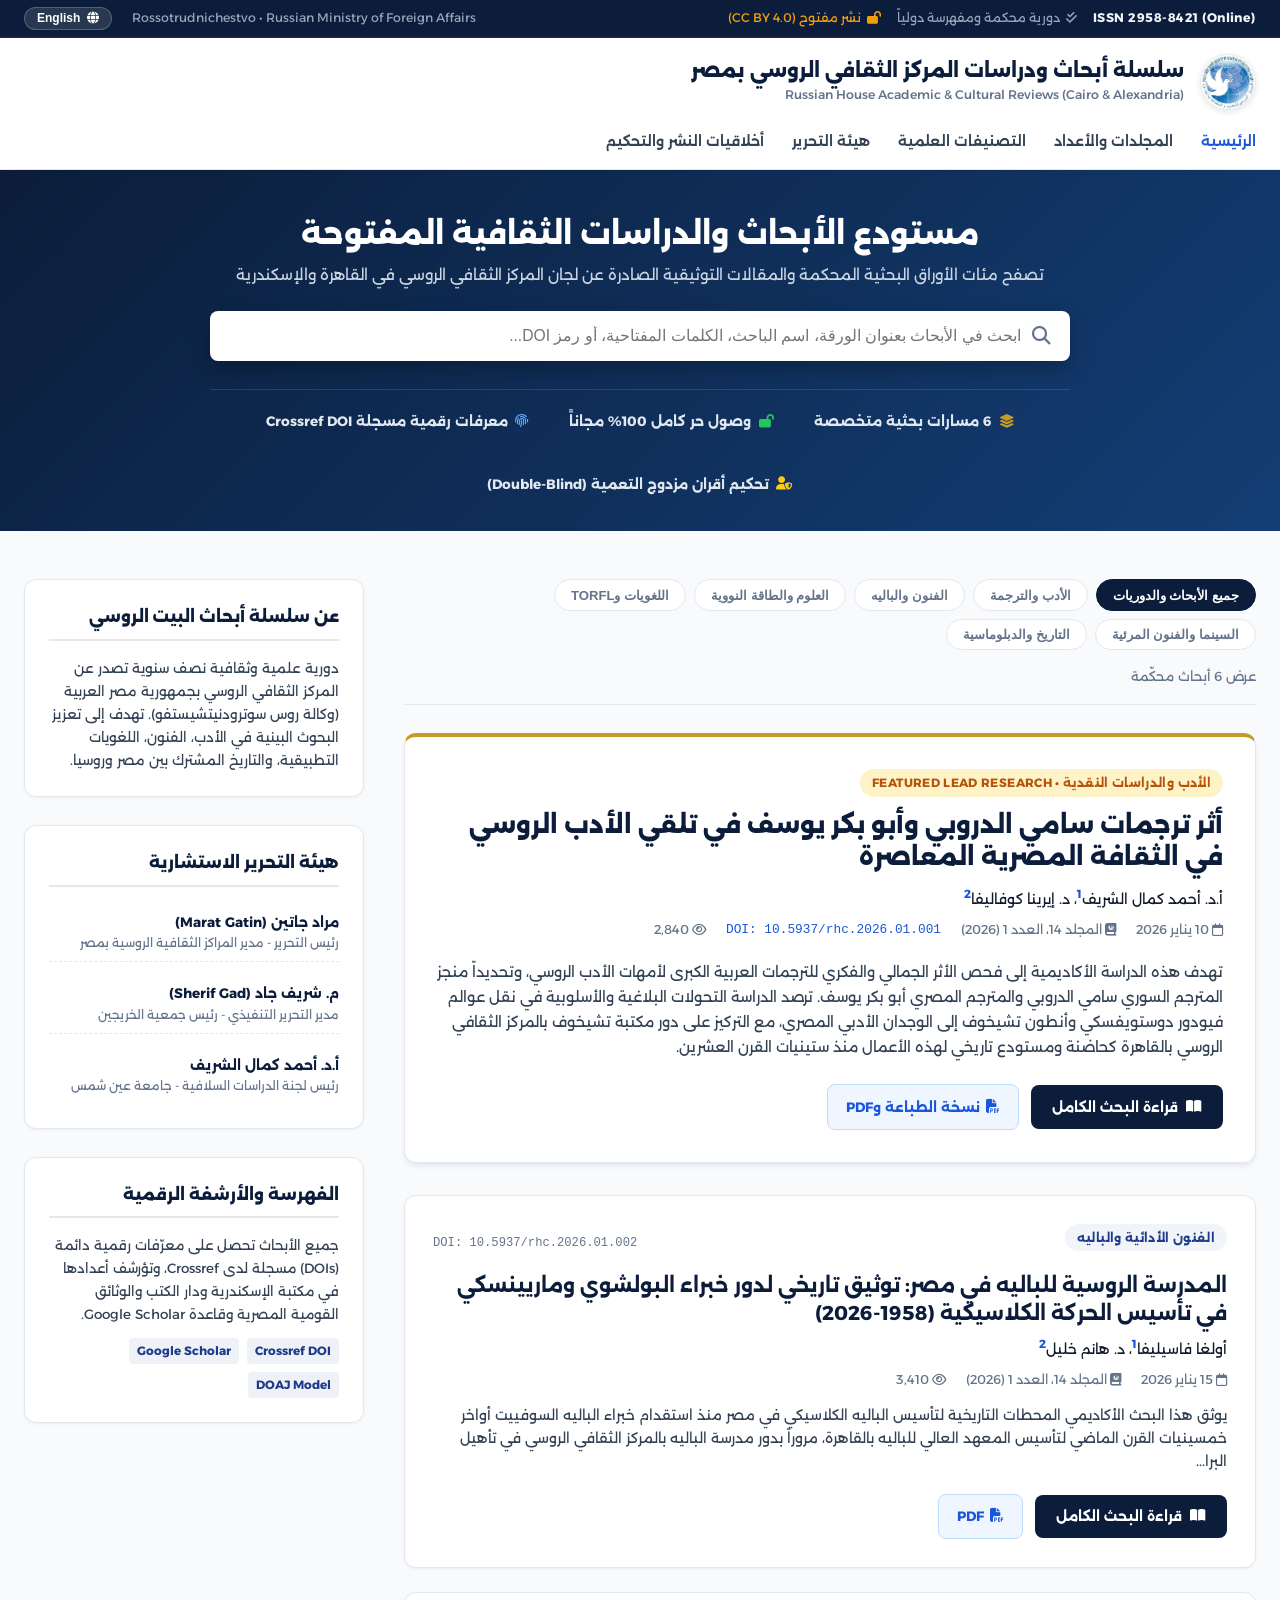
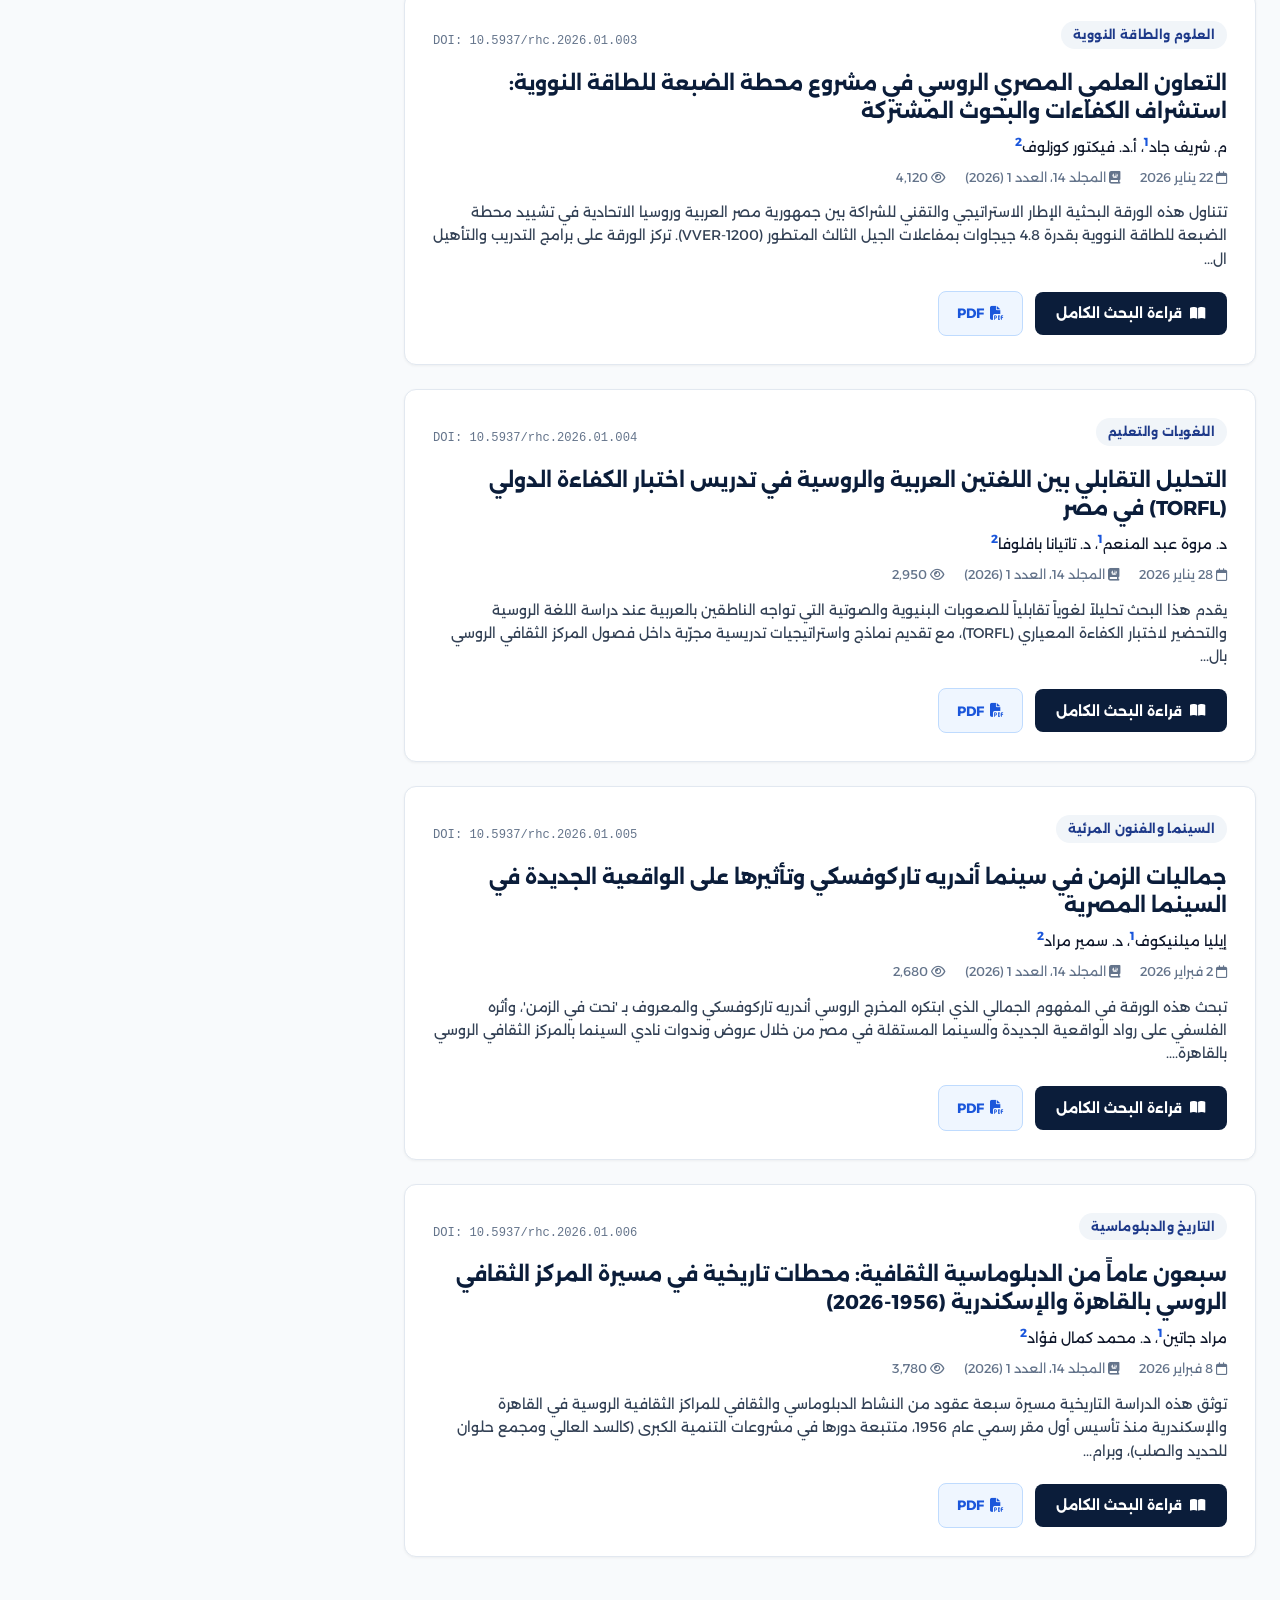
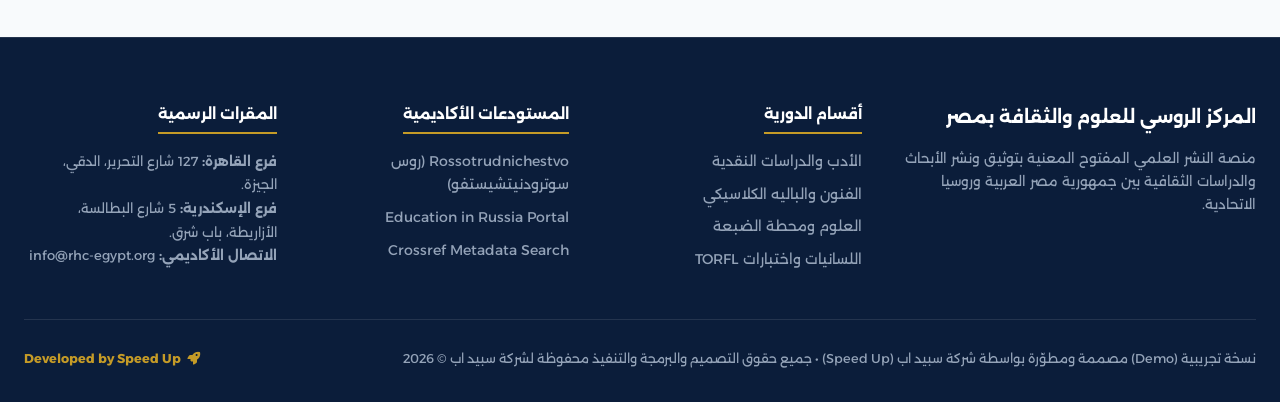
<file: index.html>
<!DOCTYPE html>
<html lang="ar" dir="rtl">
<head>
  <meta charset="UTF-8">
  <meta name="viewport" content="width=device-width, initial-scale=1.0">
  <title>سلسلة أبحاث ودراسات المركز الثقافي الروسي بمصر | Russian House Academic Reviews</title>
  
  <!-- Font Awesome Icons -->
  <link rel="stylesheet" href="https://cdnjs.cloudflare.com/ajax/libs/font-awesome/6.5.1/css/all.min.css">
  
  <!-- Custom Scholarly Publishing Stylesheet -->
  <link rel="stylesheet" href="css/style.css">
</head>
<body>

  <!-- Top Metadata & Accreditation Bar -->
  <div class="journal-top-meta">
    <div class="container journal-meta-inner">
      <div class="meta-left-badges">
        <span class="issn-badge" data-i18n="issnText">ISSN 2958-8421 (Online)</span>
        <span class="peer-badge"><i class="fa-solid fa-check-double"></i> <span data-i18n="peerReviewed">دورية محكمة ومفهرسة دولياً</span></span>
        <span class="oa-badge"><i class="fa-solid fa-lock-open"></i> <span data-i18n="openAccess">نشر مفتوح (CC BY 4.0)</span></span>
      </div>

      <div class="meta-right-actions">
        <span style="font-size: 0.78rem; color: #94a3b8;">Rossotrudnichestvo • Russian Ministry of Foreign Affairs</span>
        <button class="lang-toggle-pill" id="homeLangToggle">
          <i class="fa-solid fa-globe"></i>
          <span data-i18n="langToggle">English</span>
        </button>
      </div>
    </div>
  </div>

  <!-- Journal Masthead Header -->
  <header class="journal-masthead">
    <div class="container masthead-inner">
      <a href="index.html" class="masthead-brand">
        <img src="assets/logo.jpg" alt="شعار المركز الروسي للعلوم والثقافة" class="masthead-logo">
        <div class="masthead-titles">
          <h1 data-i18n="mastheadTitle">سلسلة أبحاث ودراسات المركز الثقافي الروسي بمصر</h1>
          <p data-i18n="mastheadSub">Russian House Academic & Cultural Reviews (Cairo & Alexandria)</p>
        </div>
      </a>

      <nav class="journal-nav-links">
        <a href="#feed" class="active" data-i18n="navHome">الرئيسية</a>
        <a href="#volumesModal" onclick="openVolumesModal(); return false;" data-i18n="navIssues">المجلدات والأعداد</a>
        <a href="#categories" data-i18n="navCategories">التصنيفات العلمية</a>
        <a href="editorial.html" data-i18n="navEditorial">هيئة التحرير</a>
        <a href="submissions.html" data-i18n="navGuidelines">أخلاقيات النشر والتحكيم</a>
      </nav>
    </div>
  </header>

  <!-- Academic Search & Discovery Hero -->
  <section class="academic-search-hero">
    <div class="container">
      <div class="search-hero-content">
        <h2 data-i18n="searchHeroTitle">مستودع الأبحاث والدراسات الثقافية المفتوحة</h2>
        <p data-i18n="searchHeroSub">تصفح مئات الأوراق البحثية المحكمة والمقالات التوثيقية الصادرة عن لجان المركز الثقافي الروسي في القاهرة والإسكندرية</p>

        <div class="search-dock-input-wrap">
          <input type="text" id="searchArticlesInput" class="search-dock-input" placeholder="ابحث في الأبحاث بعنوان الورقة، اسم الباحث، الكلمات المفتاحية، أو رمز DOI...">
          <i class="fa-solid fa-magnifying-glass search-dock-icon"></i>
        </div>

        <div class="metrics-horizontal-strip">
          <span><i class="fa-solid fa-layer-group" style="color: var(--journal-gold);"></i> <strong data-i18n="metricTracks">6 مسارات بحثية متخصصة</strong></span>
          <span><i class="fa-solid fa-lock-open" style="color: #22c55e;"></i> <strong data-i18n="metricOpenAccess">وصول حر كامل 100% مجاناً</strong></span>
          <span><i class="fa-solid fa-fingerprint" style="color: #60a5fa;"></i> <strong data-i18n="metricDoi">معرفات رقمية مسجلة Crossref DOI</strong></span>
          <span><i class="fa-solid fa-user-shield" style="color: #facc15;"></i> <strong data-i18n="metricPeerReview">تحكيم أقران مزدوج التعمية</strong></span>
        </div>
      </div>
    </div>
  </section>

  <!-- Main Portal Section (Articles Feed + Academic Sidebar) -->
  <main class="portal-main-layout" id="feed">
    <div class="container layout-grid-columns">

      <!-- Left / Main Column: Research Feed -->
      <section class="research-feed-column">
        <!-- Filter Bar -->
        <div class="portal-filter-bar" id="categories">
          <div class="filter-pills-shelf">
            <button class="filter-tab-btn active" data-category="all" data-i18n="tabAll">جميع الأبحاث والدوريات</button>
            <button class="filter-tab-btn" data-category="literature" data-i18n="tabLiterature">الأدب والترجمة</button>
            <button class="filter-tab-btn" data-category="ballet" data-i18n="tabBallet">الفنون والباليه</button>
            <button class="filter-tab-btn" data-category="nuclear" data-i18n="tabNuclear">العلوم والطاقة النووية</button>
            <button class="filter-tab-btn" data-category="linguistics" data-i18n="tabLinguistics">اللغويات وTORFL</button>
            <button class="filter-tab-btn" data-category="cinema" data-i18n="tabCinema">السينما والفنون المرئية</button>
            <button class="filter-tab-btn" data-category="history" data-i18n="tabHistory">التاريخ والدبلوماسية</button>
          </div>
          <span class="results-count-badge" id="resultsCountBadge">عرض 6 أبحاث محكّمة</span>
        </div>

        <!-- Featured Lead Paper Box -->
        <div id="featuredPaperContainer">
          <!-- Populated by JS -->
        </div>

        <!-- Remaining Papers Feed -->
        <div class="papers-feed-list" id="papersFeedContainer">
          <!-- Populated by JS -->
        </div>
      </section>

      <!-- Right Academic Sidebar -->
      <aside class="academic-sidebar-column">
        <!-- About Widget -->
        <div class="sidebar-academic-widget" id="about">
          <h4 class="widget-title" data-i18n="sidebarAboutTitle"><i class="fa-solid fa-circle-info"></i> عن الدورية والرسالة</h4>
          <p style="font-size: 0.85rem; line-height: 1.7; color: var(--text-secondary);" data-i18n="sidebarAboutText">
            دورية علمية وثقافية نصف سنوية تصدر عن المركز الثقافي الروسي بجمهورية مصر العربية (وكالة روس سوترودنيتشيستفو). تهدف إلى تعزيز البحوث البينية في الأدب، الفنون، اللغويات التطبيقية، والتاريخ المشترك بين مصر وروسيا.
          </p>
        </div>

        <!-- Editorial Leadership Widget -->
        <div class="sidebar-academic-widget" id="editorial">
          <h4 class="widget-title" data-i18n="sidebarEditorialTitle"><i class="fa-solid fa-users-gear"></i> هيئة التحرير الاستشارية</h4>
          <div class="editorial-board-summary">
            <div class="editor-card-item">
              <div class="editor-name" data-i18n="editor1Name">مراد جاتين (Marat Gatin)</div>
              <div class="editor-role" data-i18n="editor1Role">رئيس التحرير - مدير المراكز الثقافية الروسية بمصر</div>
            </div>
            <div class="editor-card-item">
              <div class="editor-name" data-i18n="editor2Name">م. شريف جاد (Sherif Gad)</div>
              <div class="editor-role" data-i18n="editor2Role">مدير التحرير التنفيذي - رئيس جمعية الخريجين</div>
            </div>
            <div class="editor-card-item">
              <div class="editor-name" data-i18n="editor3Name">أ.د. أحمد كمال الشريف</div>
              <div class="editor-role" data-i18n="editor3Role">رئيس لجنة الدراسات السلافية - جامعة عين شمس</div>
            </div>
          </div>
        </div>

        <!-- Indexing & DOI Widget -->
        <div class="sidebar-academic-widget">
          <h4 class="widget-title" data-i18n="sidebarIndexingTitle"><i class="fa-solid fa-fingerprint"></i> الفهرسة والأرشفة الرقمية</h4>
          <p style="font-size: 0.84rem; line-height: 1.7; color: var(--text-secondary); margin-bottom: 0.75rem;" data-i18n="sidebarIndexingText">
            جميع الأبحاث تحصل على معرّفات رقمية دائمة (DOIs) مسجلة لدى Crossref، وتؤرشف أعدادها في مكتبة الإسكندرية ودار الكتب والوثائق القومية المصرية وقاعدة Google Scholar.
          </p>
          <div style="display: flex; gap: 0.5rem; flex-wrap: wrap;">
            <span style="background: #eef2f6; color: #1e3a8a; padding: 0.2rem 0.5rem; border-radius: 4px; font-size: 0.75rem; font-weight: 700;">Crossref DOI</span>
            <span style="background: #eef2f6; color: #1e3a8a; padding: 0.2rem 0.5rem; border-radius: 4px; font-size: 0.75rem; font-weight: 700;">Google Scholar</span>
            <span style="background: #eef2f6; color: #1e3a8a; padding: 0.2rem 0.5rem; border-radius: 4px; font-size: 0.75rem; font-weight: 700;">DOAJ Model</span>
          </div>
        </div>
      </aside>

    </div>
  </main>

  <!-- Scholarly Journal Footer -->
  <footer class="journal-footer">
    <div class="container">
      <div class="journal-footer-grid">
        <div>
          <h4 data-i18n="footerAboutTitle">المركز الروسي للعلوم والثقافة بمصر</h4>
          <p style="line-height: 1.7; font-size: 0.85rem;" data-i18n="footerAboutText">
            منصة النشر العلمي المفتوح المعنية بتوثيق ونشر الأبحاث والدراسات الثقافية بين جمهورية مصر العربية وروسيا الاتحادية.
          </p>
        </div>

        <div>
          <h5 data-i18n="footerSectionsTitle">أقسام الدورية</h5>
          <ul>
            <li><a href="#feed" onclick="document.querySelector('[data-category=literature]').click()">الأدب والدراسات النقدية</a></li>
            <li><a href="#feed" onclick="document.querySelector('[data-category=ballet]').click()">الفنون والباليه الكلاسيكي</a></li>
            <li><a href="#feed" onclick="document.querySelector('[data-category=nuclear]').click()">العلوم ومحطة الضبعة</a></li>
            <li><a href="#feed" onclick="document.querySelector('[data-category=linguistics]').click()">اللسانيات واختبارات TORFL</a></li>
          </ul>
        </div>

        <div>
          <h5 data-i18n="footerLinksTitle">المستودعات الأكاديمية</h5>
          <ul>
            <li><a href="https://rs.gov.ru" target="_blank" rel="noopener">Rossotrudnichestvo (روس سوترودنيتشيستفو)</a></li>
            <li><a href="https://education-in-russia.com" target="_blank" rel="noopener">Education in Russia Portal</a></li>
            <li><a href="https://doi.org" target="_blank" rel="noopener">Crossref Metadata Search</a></li>
          </ul>
        </div>

        <div>
          <h5>المقرات الرسمية</h5>
          <p style="font-size: 0.82rem; line-height: 1.8;">
            <strong>فرع القاهرة:</strong> 127 شارع التحرير، الدقي، الجيزة.<br>
            <strong>فرع الإسكندرية:</strong> 5 شارع البطالسة، الأزاريطة، باب شرق.<br>
            <strong>الاتصال الأكاديمي:</strong> info@rhc-egypt.org
          </p>
        </div>
      </div>

      <div class="journal-bottom-row">
        <span data-i18n="footerCopy">نسخة تجريبية (Demo) مصممة ومطوّرة بواسطة شركة سبيد اب (Speed Up) • جميع حقوق التصميم والبرمجة والتنفيذ محفوظة لشركة سبيد اب © 2026</span>
        <span style="color: var(--journal-gold); font-weight: 700; display: inline-flex; align-items: center; gap: 0.4rem;">
          <i class="fa-solid fa-rocket"></i> Developed by Speed Up
        </span>
      </div>
    </div>
  </footer>

  <!-- Scripts -->
  <script src="js/articles-data.js"></script>
  <script src="js/app.js"></script>
</body>
</html>
</file>
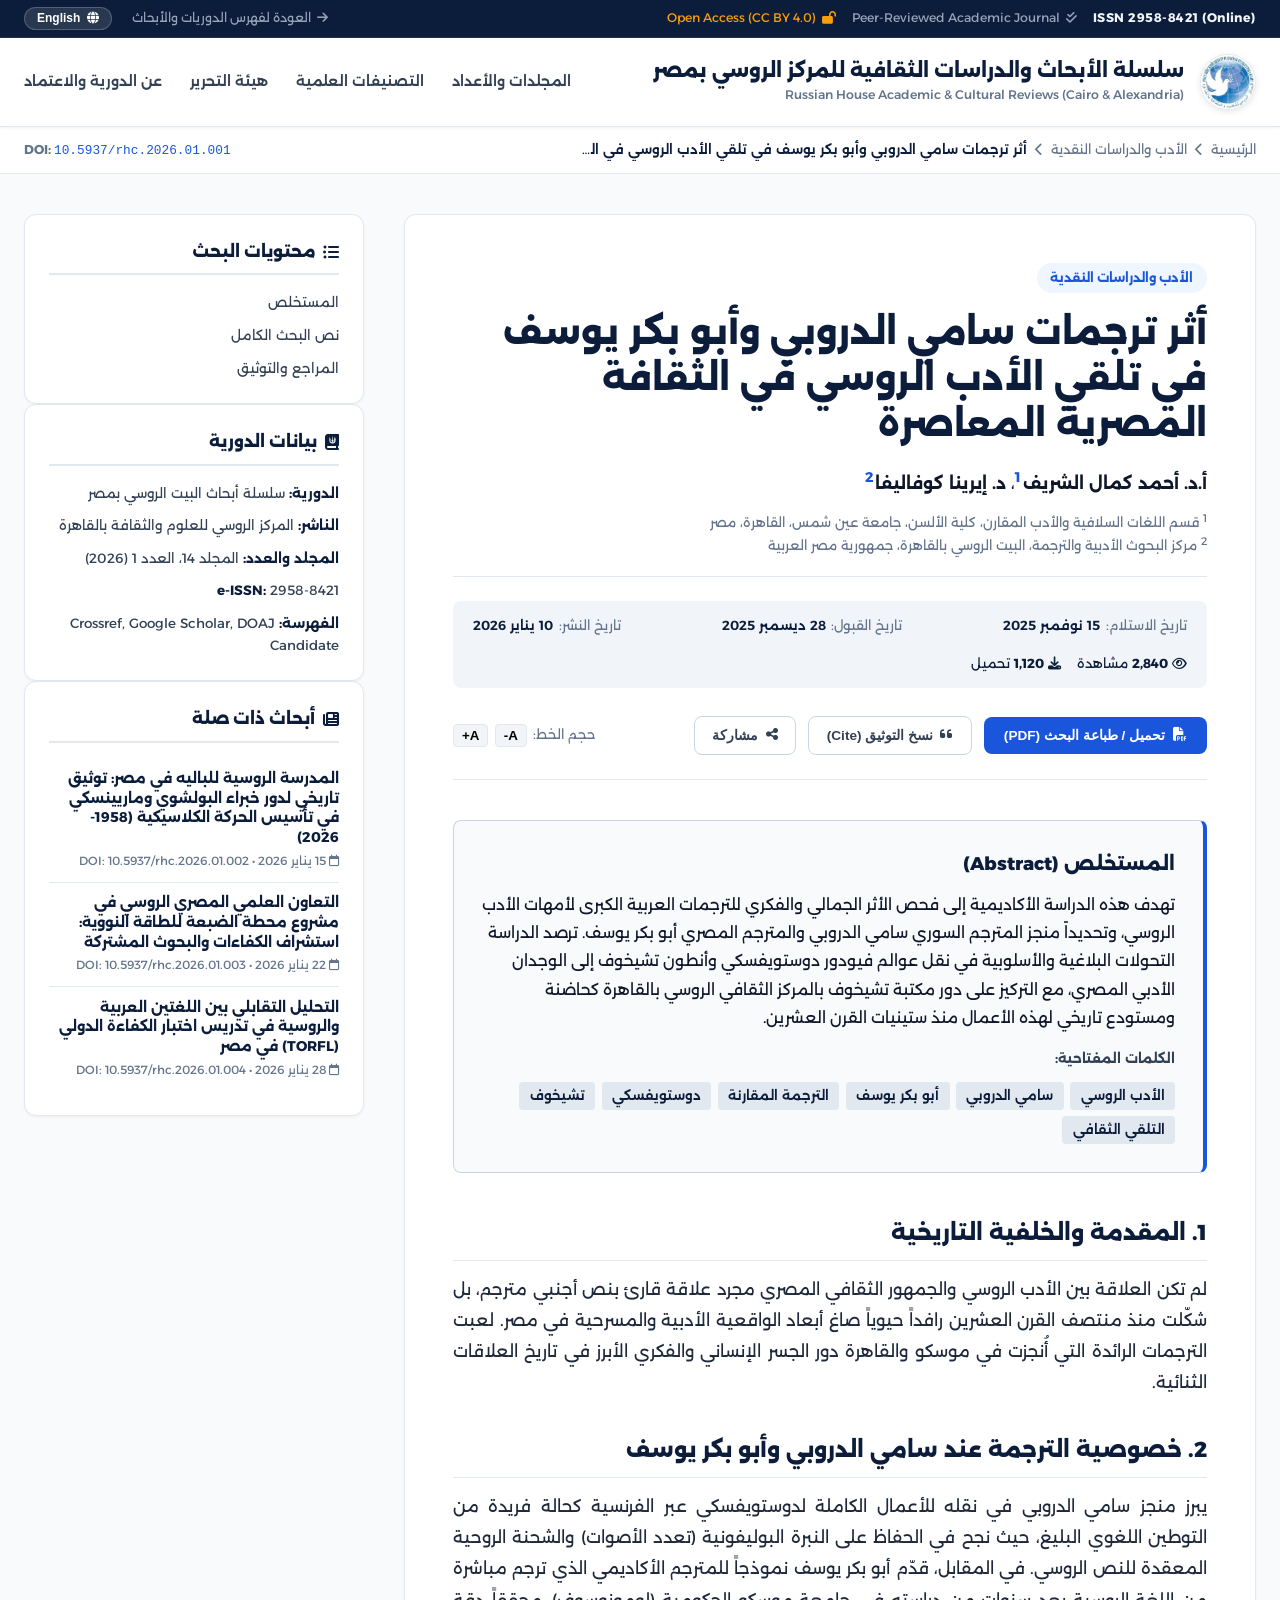
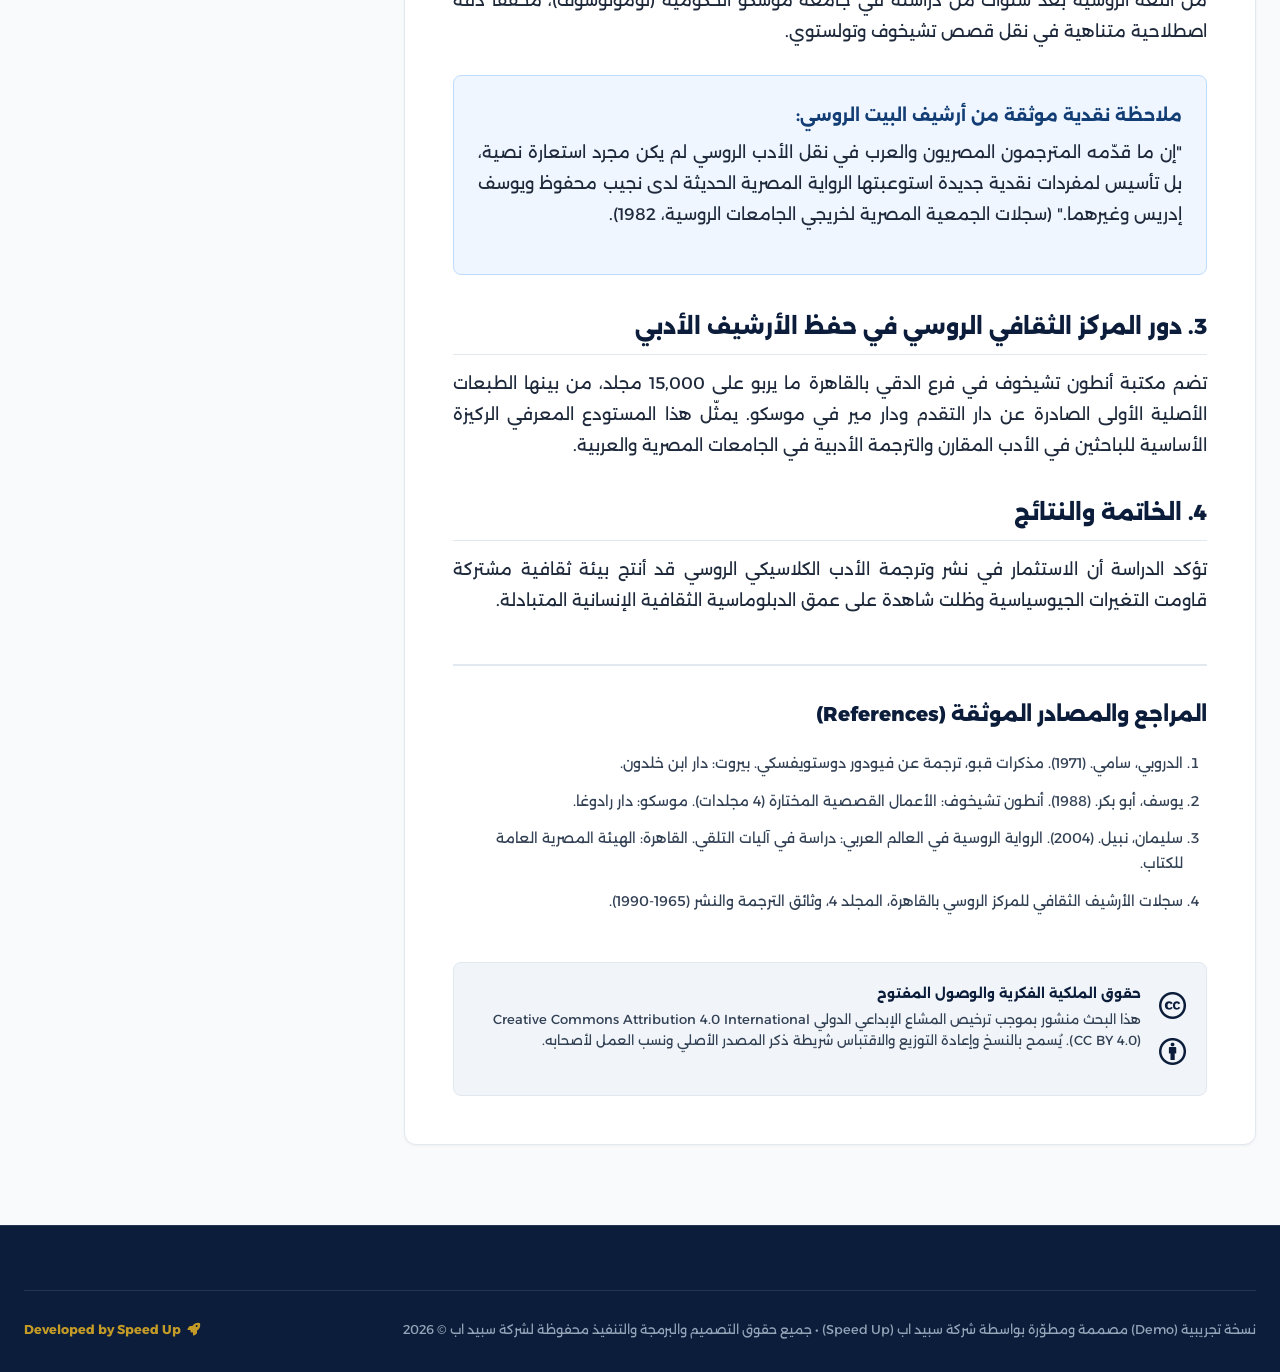
<file: article.html>
<!DOCTYPE html>
<html lang="ar" dir="rtl">
<head>
  <meta charset="UTF-8">
  <meta name="viewport" content="width=device-width, initial-scale=1.0">
  <title id="pageTitle">البحث الأكاديمي | دوريات البيت الروسي بالقاهرة</title>
  
  <!-- Font Awesome Icons -->
  <link rel="stylesheet" href="https://cdnjs.cloudflare.com/ajax/libs/font-awesome/6.5.1/css/all.min.css">
  
  <!-- Custom Academic Journal Stylesheet -->
  <link rel="stylesheet" href="css/style.css">
</head>
<body class="academic-paper-page">

  <!-- Top Academic Metadata Bar -->
  <div class="journal-top-meta">
    <div class="container journal-meta-inner">
      <div class="meta-left-badges">
        <span class="issn-badge">ISSN 2958-8421 (Online)</span>
        <span class="peer-badge"><i class="fa-solid fa-check-double"></i> Peer-Reviewed Academic Journal</span>
        <span class="oa-badge"><i class="fa-solid fa-lock-open"></i> Open Access (CC BY 4.0)</span>
      </div>

      <div class="meta-right-actions">
        <a href="index.html" class="back-to-home-link">
          <i class="fa-solid fa-arrow-right"></i>
          <span id="txtBackHome">العودة لفهرس الدوريات والأبحاث</span>
        </a>
        <button class="lang-toggle-pill" id="articleLangToggle">
          <i class="fa-solid fa-globe"></i>
          <span id="txtLangSwitch">English</span>
        </button>
      </div>
    </div>
  </div>

  <!-- Journal Header Brand -->
  <header class="journal-masthead">
    <div class="container masthead-inner">
      <a href="index.html" class="masthead-brand">
        <img src="assets/logo.jpg" alt="شعار المركز الروسي" class="masthead-logo">
        <div class="masthead-titles">
          <h1 id="txtJournalTitle">سلسلة الأبحاث والدراسات الثقافية للمركز الروسي بمصر</h1>
          <p id="txtJournalSub">Russian House Academic & Cultural Reviews (Cairo & Alexandria)</p>
        </div>
      </a>

      <div class="journal-nav-links">
        <a href="index.html#volumes" id="navIssues">المجلدات والأعداد</a>
        <a href="index.html#categories" id="navCategories">التصنيفات العلمية</a>
        <a href="index.html#editorial" id="navEditorial">هيئة التحرير</a>
        <a href="index.html#about" id="navAims">عن الدورية والاعتماد</a>
      </div>
    </div>
  </header>

  <!-- Breadcrumbs & DOI Bar -->
  <div class="article-breadcrumb-strip">
    <div class="container breadcrumb-flex">
      <nav class="breadcrumb-trail" aria-label="Breadcrumb">
        <a href="index.html" id="bcHome">الرئيسية</a>
        <i class="fa-solid fa-chevron-left bc-sep"></i>
        <span id="bcCategory">التصنيف</span>
        <i class="fa-solid fa-chevron-left bc-sep"></i>
        <span class="bc-current" id="bcTitle">عنوان البحث</span>
      </nav>

      <div class="doi-display-box">
        <span class="doi-label">DOI:</span>
        <a href="#" id="doiLink" class="doi-val" target="_blank" rel="noopener">10.5937/rhc.2026.01.001</a>
      </div>
    </div>
  </div>

  <!-- Article Viewport Container -->
  <main class="article-viewport-container">
    <div class="container article-layout-grid">
      
      <!-- Primary Article Column -->
      <article class="article-main-column">
        <!-- Article Header Metadata -->
        <header class="paper-header">
          <div class="paper-category-pill" id="paperCategory">الأدب والدراسات النقدية</div>
          <h1 class="paper-headline" id="paperHeadline">...</h1>

          <!-- Authors and Affiliations List -->
          <div class="authors-roster" id="authorsRoster">
            <!-- Dynamically populated -->
          </div>

          <div class="affiliations-list" id="affiliationsList">
            <!-- Affiliations -->
          </div>

          <!-- Academic Dates & Metrics Bar -->
          <div class="paper-dates-shelf">
            <div class="date-item">
              <span class="date-lbl" id="lblReceived">تاريخ الاستلام:</span>
              <span class="date-val" id="valReceived">-</span>
            </div>
            <div class="date-item">
              <span class="date-lbl" id="lblAccepted">تاريخ القبول:</span>
              <span class="date-val" id="valAccepted">-</span>
            </div>
            <div class="date-item">
              <span class="date-lbl" id="lblPublished">تاريخ النشر:</span>
              <span class="date-val" id="valPublished">-</span>
            </div>
            <div class="metrics-item">
              <span><i class="fa-regular fa-eye"></i> <strong id="valViews">0</strong> <span id="lblViews">مشاهدة</span></span>
              <span><i class="fa-solid fa-download"></i> <strong id="valDownloads">0</strong> <span id="lblDownloads">تحميل</span></span>
            </div>
          </div>

          <!-- Action Toolbar (PDF, Cite, Print, Font) -->
          <div class="paper-actions-toolbar">
            <button class="btn-tool-primary" onclick="window.print()">
              <i class="fa-solid fa-file-pdf"></i>
              <span id="btnDownloadPdf">تحميل / طباعة البحث (PDF)</span>
            </button>
            <button class="btn-tool-secondary" onclick="openCitationModal()">
              <i class="fa-solid fa-quote-left"></i>
              <span id="btnCite">نسخ التوثيق (Cite)</span>
            </button>
            <button class="btn-tool-secondary" onclick="shareArticle()">
              <i class="fa-solid fa-share-nodes"></i>
              <span id="btnShare">مشاركة</span>
            </button>
            
            <div class="font-zoom-tools">
              <span id="lblFontSize">حجم الخط:</span>
              <button onclick="adjustFontSize(-1)" aria-label="تصغير الخط">A-</button>
              <button onclick="adjustFontSize(1)" aria-label="تكبير الخط">A+</button>
            </div>
          </div>
        </header>

        <!-- Abstract & Keywords Callout -->
        <section class="abstract-callout-card">
          <h2 class="abstract-heading" id="txtAbstractHeading">المستخلص (Abstract)</h2>
          <p class="abstract-body" id="abstractBody">...</p>
          
          <div class="keywords-row">
            <strong id="txtKeywordsLabel">الكلمات المفتاحية:</strong>
            <div class="keywords-tags" id="keywordsTags"></div>
          </div>
        </section>

        <!-- Full Research Content -->
        <section class="paper-body-text" id="paperBodyText">
          <!-- Research content populated dynamically -->
        </section>

        <!-- Academic References -->
        <section class="paper-references-section">
          <h3 class="references-title" id="txtReferencesTitle">المراجع والمصادر الموثقة (References)</h3>
          <ol class="references-list" id="referencesList">
            <!-- References list -->
          </ol>
        </section>

        <!-- Author Copyright & Open Access Statement -->
        <footer class="paper-copyright-notice">
          <div class="license-shield"><i class="fa-brands fa-creative-commons"></i><i class="fa-brands fa-creative-commons-by"></i></div>
          <div>
            <h4 id="txtCopyrightTitle">حقوق الملكية الفكرية والوصول المفتوح</h4>
            <p id="txtCopyrightDesc">
              هذا البحث منشور بموجب ترخيص المشاع الإبداعي الدولي Creative Commons Attribution 4.0 International (CC BY 4.0). يُسمح بالنسخ وإعادة التوزيع والاقتباس شريطة ذكر المصدر الأصلي ونسب العمل لأصحابه.
            </p>
          </div>
        </footer>
      </article>

      <!-- Scholarly Sidebar -->
      <aside class="article-sidebar-column">
        <!-- Table of Contents -->
        <div class="sidebar-academic-widget">
          <h4 class="widget-title" id="txtTocTitle"><i class="fa-solid fa-list-ul"></i> محتويات البحث</h4>
          <ul class="toc-links-list" id="tocLinks">
            <li><a href="#abstractBody" id="tocAbstract">المستخلص</a></li>
            <li><a href="#paperBodyText" id="tocContent">نص البحث الكامل</a></li>
            <li><a href="#referencesList" id="tocReferences">المراجع والتوثيق</a></li>
          </ul>
        </div>

        <!-- Issue & Journal Information -->
        <div class="sidebar-academic-widget">
          <h4 class="widget-title" id="txtJournalInfoTitle"><i class="fa-solid fa-book-journal-whills"></i> بيانات الدورية</h4>
          <div class="journal-sidebar-specs">
            <div><strong id="lblSidebarJournal">الدورية:</strong> <span>سلسلة أبحاث البيت الروسي بمصر</span></div>
            <div><strong id="lblSidebarPublisher">الناشر:</strong> <span>المركز الروسي للعلوم والثقافة بالقاهرة</span></div>
            <div><strong id="lblSidebarVolume">المجلد والعدد:</strong> <span id="valSidebarVol">المجلد 14، العدد 1</span></div>
            <div><strong>e-ISSN:</strong> <span>2958-8421</span></div>
            <div><strong id="lblSidebarIndexing">الفهرسة:</strong> <span>Crossref, Google Scholar, DOAJ Candidate</span></div>
          </div>
        </div>

        <!-- Related Research Papers -->
        <div class="sidebar-academic-widget">
          <h4 class="widget-title" id="txtRelatedTitle"><i class="fa-solid fa-newspaper"></i> أبحاث ذات صلة</h4>
          <div class="related-papers-list" id="relatedPapersList">
            <!-- Related papers loaded dynamically -->
          </div>
        </div>
      </aside>

    </div>
  </main>

  <!-- Scholarly Journal Footer -->
  <footer class="journal-footer">
    <div class="container">
      <div class="journal-bottom-row">
        <span>نسخة تجريبية (Demo) مصممة ومطوّرة بواسطة شركة سبيد اب (Speed Up) • جميع حقوق التصميم والبرمجة والتنفيذ محفوظة لشركة سبيد اب © 2026</span>
        <span style="color: var(--journal-gold); font-weight: 700; display: inline-flex; align-items: center; gap: 0.4rem;">
          <i class="fa-solid fa-rocket"></i> Developed by Speed Up
        </span>
      </div>
    </div>
  </footer>

  <!-- Citation Modal -->
  <div class="citation-modal-overlay" id="citationModal">
    <div class="citation-modal-card">
      <div class="citation-modal-head">
        <h3 id="txtCitationModalTitle">توثيق واقتباس البحث (Cite this Article)</h3>
        <button class="btn-close-modal" onclick="closeCitationModal()"><i class="fa-solid fa-xmark"></i></button>
      </div>
      <div class="citation-modal-body">
        <p style="font-size: 0.85rem; color: #64748b; margin-bottom: 0.75rem;">اختر الصيغة الأكاديمية وانسخ التوثيق:</p>
        
        <div class="citation-format-block">
          <div class="format-header"><strong>APA 7th Edition:</strong></div>
          <pre id="citationTextApa" class="citation-pre"></pre>
          <button class="btn-copy-format" onclick="copyFormat('citationTextApa')"><i class="fa-regular fa-copy"></i> نسخ بصيغة APA</button>
        </div>

        <div class="citation-format-block" style="margin-top: 1rem;">
          <div class="format-header"><strong>BibTeX:</strong></div>
          <pre id="citationTextBib" class="citation-pre"></pre>
          <button class="btn-copy-format" onclick="copyFormat('citationTextBib')"><i class="fa-regular fa-copy"></i> نسخ بصيغة BibTeX</button>
        </div>
      </div>
    </div>
  </div>

  <!-- Toast Notification -->
  <div class="toast-banner" id="toastBanner" role="alert">
    <i class="fa-solid fa-circle-check" style="color: var(--gold-bright); font-size: 1.25rem;"></i>
    <span id="toastMsgText">تم نسخ التوثيق بنجاح!</span>
  </div>

  <!-- Scripts -->
  <script src="js/articles-data.js"></script>
  <script src="js/article-viewer.js"></script>
</body>
</html>
</file>
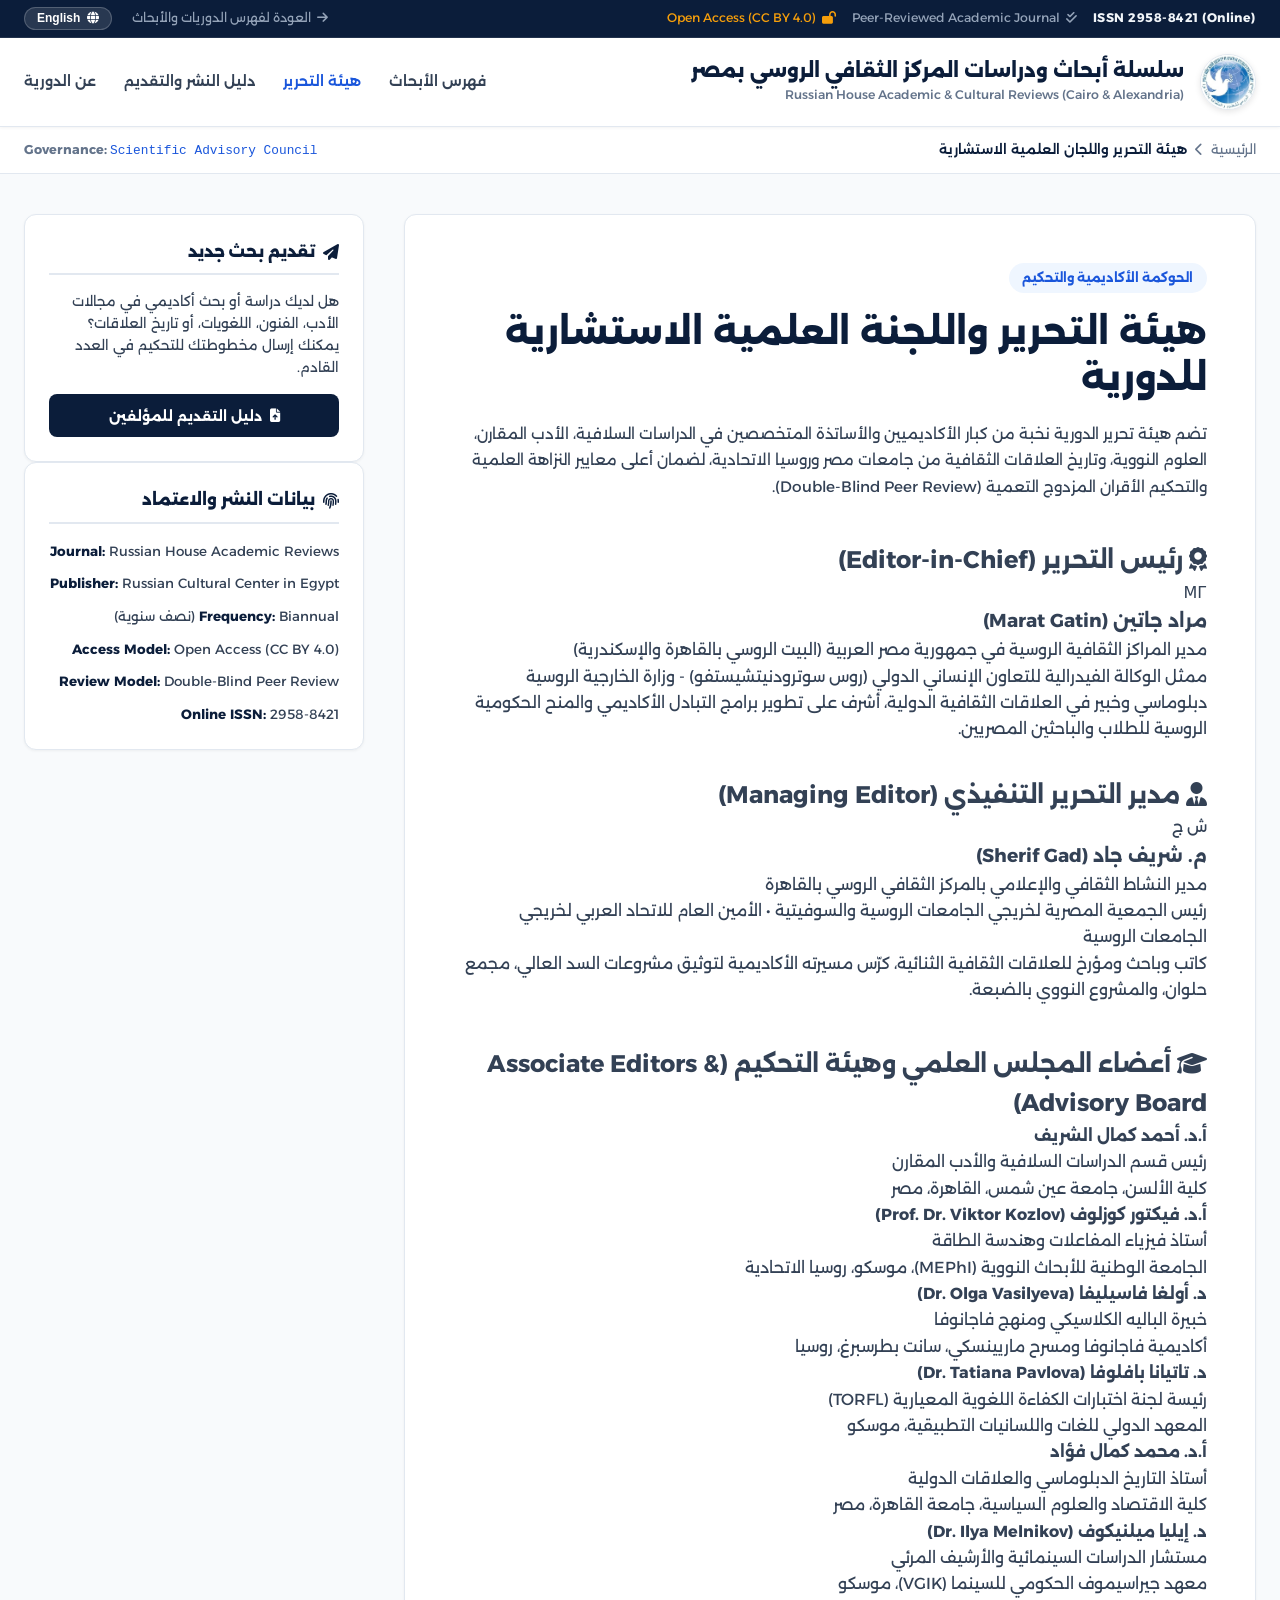
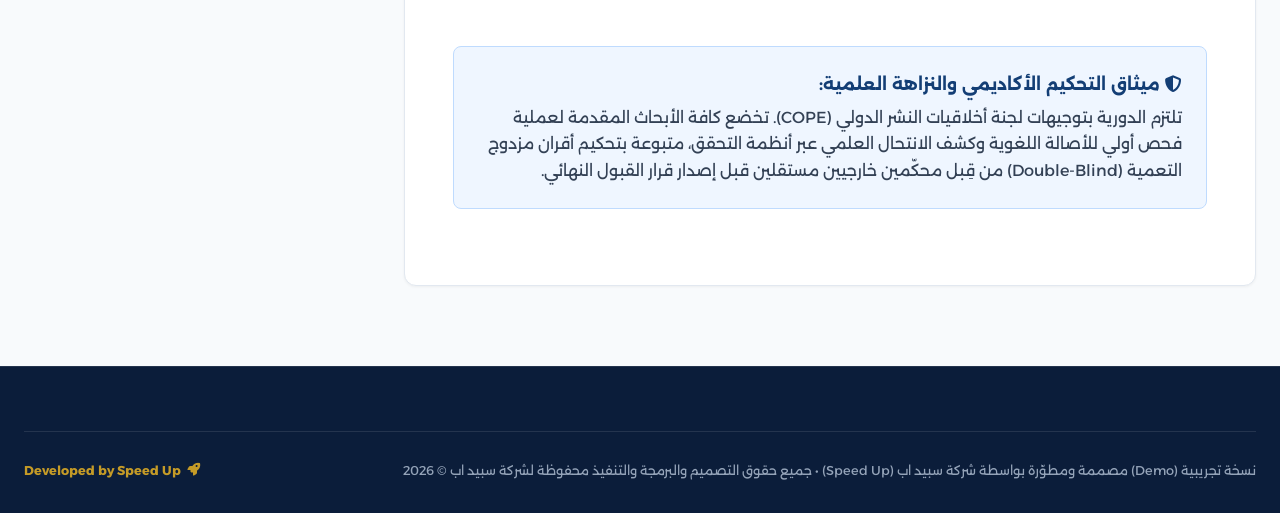
<file: editorial.html>
<!DOCTYPE html>
<html lang="ar" dir="rtl">
<head>
  <meta charset="UTF-8">
  <meta name="viewport" content="width=device-width, initial-scale=1.0">
  <title id="editorialPageTitle">هيئة التحرير والتحكيم الأكاديمي | سلسلة أبحاث المركز الروسي بمصر</title>
  
  <!-- Font Awesome Icons -->
  <link rel="stylesheet" href="https://cdnjs.cloudflare.com/ajax/libs/font-awesome/6.5.1/css/all.min.css">
  
  <!-- Custom Scholarly Publishing Stylesheet -->
  <link rel="stylesheet" href="css/style.css">
</head>
<body class="academic-paper-page">

  <!-- Top Metadata Bar -->
  <div class="journal-top-meta">
    <div class="container journal-meta-inner">
      <div class="meta-left-badges">
        <span class="issn-badge">ISSN 2958-8421 (Online)</span>
        <span class="peer-badge"><i class="fa-solid fa-check-double"></i> Peer-Reviewed Academic Journal</span>
        <span class="oa-badge"><i class="fa-solid fa-lock-open"></i> Open Access (CC BY 4.0)</span>
      </div>

      <div class="meta-right-actions">
        <a href="index.html" class="back-to-home-link">
          <i class="fa-solid fa-arrow-right"></i>
          <span id="edBackHome">العودة لفهرس الدوريات والأبحاث</span>
        </a>
        <button class="lang-toggle-pill" id="edLangToggle">
          <i class="fa-solid fa-globe"></i>
          <span id="edLangSwitch">English</span>
        </button>
      </div>
    </div>
  </div>

  <!-- Journal Masthead Header -->
  <header class="journal-masthead">
    <div class="container masthead-inner">
      <a href="index.html" class="masthead-brand">
        <img src="assets/logo.jpg" alt="شعار المركز الروسي للعلوم والثقافة" class="masthead-logo">
        <div class="masthead-titles">
          <h1 id="edMastheadTitle">سلسلة أبحاث ودراسات المركز الثقافي الروسي بمصر</h1>
          <p id="edMastheadSub">Russian House Academic & Cultural Reviews (Cairo & Alexandria)</p>
        </div>
      </a>

      <nav class="journal-nav-links">
        <a href="index.html" id="edNavHome">فهرس الأبحاث</a>
        <a href="editorial.html" class="active" id="edNavEditorial">هيئة التحرير</a>
        <a href="submissions.html" id="edNavSubmissions">دليل النشر والتقديم</a>
        <a href="index.html#about" id="edNavAbout">عن الدورية</a>
      </nav>
    </div>
  </header>

  <!-- Breadcrumb Bar -->
  <div class="article-breadcrumb-strip">
    <div class="container breadcrumb-flex">
      <nav class="breadcrumb-trail" aria-label="Breadcrumb">
        <a href="index.html" id="edBcHome">الرئيسية</a>
        <i class="fa-solid fa-chevron-left bc-sep"></i>
        <span class="bc-current" id="edBcCurrent">هيئة التحرير واللجان العلمية الاستشارية</span>
      </nav>
      <div class="doi-display-box">
        <span class="doi-label">Governance:</span>
        <span class="doi-val">Scientific Advisory Council</span>
      </div>
    </div>
  </div>

  <!-- Main Editorial Content Layout -->
  <main class="article-viewport-container">
    <div class="container article-layout-grid">
      
      <!-- Primary Column: Editorial Board Profiles -->
      <section class="article-main-column">
        <div class="paper-category-pill" id="edPill">الحوكمة الأكاديمية والتحكيم</div>
        <h1 class="paper-headline" id="edHeadline">هيئة التحرير واللجنة العلمية الاستشارية للدورية</h1>
        
        <p style="font-size: 0.95rem; color: var(--text-secondary); line-height: 1.75; margin-bottom: 2.5rem;" id="edLeadDesc">
          تضم هيئة تحرير الدورية نخبة من كبار الأكاديميين والأساتذة المتخصصين في الدراسات السلافية، الأدب المقارن، العلوم النووية، وتاريخ العلاقات الثقافية من جامعات مصر وروسيا الاتحادية، لضمان أعلى معايير النزاهة العلمية والتحكيم الأقران المزدوج التعمية (Double-Blind Peer Review).
        </p>

        <!-- Editor in Chief -->
        <div class="editorial-tier-block">
          <h2 class="editorial-tier-title" id="edTierEditorInChief"><i class="fa-solid fa-award"></i> رئيس التحرير (Editor-in-Chief)</h2>
          <div class="editor-profile-card">
            <div class="profile-avatar-circle">МГ</div>
            <div class="profile-details">
              <h3 class="profile-name" id="edMaratName">مراد جاتين (Marat Gatin)</h3>
              <div class="profile-title" id="edMaratTitle">مدير المراكز الثقافية الروسية في جمهورية مصر العربية (البيت الروسي بالقاهرة والإسكندرية)</div>
              <div class="profile-affiliation" id="edMaratAffil">ممثل الوكالة الفيدرالية للتعاون الإنساني الدولي (روس سوترودنيتشيستفو) - وزارة الخارجية الروسية</div>
              <p class="profile-bio" id="edMaratBio">دبلوماسي وخبير في العلاقات الثقافية الدولية، أشرف على تطوير برامج التبادل الأكاديمي والمنح الحكومية الروسية للطلاب والباحثين المصريين.</p>
            </div>
          </div>
        </div>

        <!-- Managing Editor -->
        <div class="editorial-tier-block" style="margin-top: 2rem;">
          <h2 class="editorial-tier-title" id="edTierManaging"><i class="fa-solid fa-user-tie"></i> مدير التحرير التنفيذي (Managing Editor)</h2>
          <div class="editor-profile-card">
            <div class="profile-avatar-circle">ش ج</div>
            <div class="profile-details">
              <h3 class="profile-name" id="edSherifName">م. شريف جاد (Sherif Gad)</h3>
              <div class="profile-title" id="edSherifTitle">مدير النشاط الثقافي والإعلامي بالمركز الثقافي الروسي بالقاهرة</div>
              <div class="profile-affiliation" id="edSherifAffil">رئيس الجمعية المصرية لخريجي الجامعات الروسية والسوفيتية • الأمين العام للاتحاد العربي لخريجي الجامعات الروسية</div>
              <p class="profile-bio" id="edSherifBio">كاتب وباحث ومؤرخ للعلاقات الثقافية الثنائية، كرّس مسيرته الأكاديمية لتوثيق مشروعات السد العالي، مجمع حلوان، والمشروع النووي بالضبعة.</p>
            </div>
          </div>
        </div>

        <!-- Advisory Board Members Across Disciplines -->
        <div class="editorial-tier-block" style="margin-top: 2.5rem;">
          <h2 class="editorial-tier-title" id="edTierAdvisory"><i class="fa-solid fa-graduation-cap"></i> أعضاء المجلس العلمي وهيئة التحكيم (Associate Editors & Advisory Board)</h2>
          
          <div class="advisory-grid-list">
            <!-- Literature & Slavic Studies -->
            <div class="advisory-board-item">
              <h4 id="edProfKamalName">أ.د. أحمد كمال الشريف</h4>
              <span class="advisory-role" id="edProfKamalRole">رئيس قسم الدراسات السلافية والأدب المقارن</span>
              <p class="advisory-dept" id="edProfKamalAffil">كلية الألسن، جامعة عين شمس، القاهرة، مصر</p>
            </div>

            <!-- Nuclear & Applied Sciences -->
            <div class="advisory-board-item">
              <h4 id="edProfKozlovName">أ.د. فيكتور كوزلوف (Prof. Dr. Viktor Kozlov)</h4>
              <span class="advisory-role" id="edProfKozlovRole">أستاذ فيزياء المفاعلات وهندسة الطاقة</span>
              <p class="advisory-dept" id="edProfKozlovAffil">الجامعة الوطنية للأبحاث النووية (MEPhI)، موسكو، روسيا الاتحادية</p>
            </div>

            <!-- Ballet & Performing Arts -->
            <div class="advisory-board-item">
              <h4 id="edOlgaName">د. أولغا فاسيليفا (Dr. Olga Vasilyeva)</h4>
              <span class="advisory-role" id="edOlgaRole">خبيرة الباليه الكلاسيكي ومنهج فاجانوفا</span>
              <p class="advisory-dept" id="edOlgaAffil">أكاديمية فاجانوفا ومسرح ماريينسكي، سانت بطرسبرغ، روسيا</p>
            </div>

            <!-- Linguistics & Language Acquisition -->
            <div class="advisory-board-item">
              <h4 id="edPavlovaName">د. تاتيانا بافلوفا (Dr. Tatiana Pavlova)</h4>
              <span class="advisory-role" id="edPavlovaRole">رئيسة لجنة اختبارات الكفاءة اللغوية المعيارية (TORFL)</span>
              <p class="advisory-dept" id="edPavlovaAffil">المعهد الدولي للغات واللسانيات التطبيقية، موسكو</p>
            </div>

            <!-- History & International Relations -->
            <div class="advisory-board-item">
              <h4 id="edFouadName">أ.د. محمد كمال فؤاد</h4>
              <span class="advisory-role" id="edFouadRole">أستاذ التاريخ الدبلوماسي والعلاقات الدولية</span>
              <p class="advisory-dept" id="edFouadAffil">كلية الاقتصاد والعلوم السياسية، جامعة القاهرة، مصر</p>
            </div>

            <!-- Film & Visual Arts -->
            <div class="advisory-board-item">
              <h4 id="edMelnikovName">د. إيليا ميلنيكوف (Dr. Ilya Melnikov)</h4>
              <span class="advisory-role" id="edMelnikovRole">مستشار الدراسات السينمائية والأرشيف المرئي</span>
              <p class="advisory-dept" id="edMelnikovAffil">معهد جيراسيموف الحكومي للسينما (VGIK)، موسكو</p>
            </div>
          </div>
        </div>

        <!-- Peer Review Statement -->
        <div class="scholarly-box" style="margin-top: 3rem;">
          <h4 id="edEthicsTitle"><i class="fa-solid fa-shield-halved"></i> ميثاق التحكيم الأكاديمي والنزاهة العلمية:</h4>
          <p id="edEthicsText">
            تلتزم الدورية بتوجيهات لجنة أخلاقيات النشر الدولي (COPE). تخضع كافة الأبحاث المقدمة لعملية فحص أولي للأصالة اللغوية وكشف الانتحال العلمي عبر أنظمة التحقق، متبوعة بتحكيم أقران مزدوج التعمية (Double-Blind) من قِبل محكّمين خارجيين مستقلين قبل إصدار قرار القبول النهائي.
          </p>
        </div>
      </section>

      <!-- Sidebar Column -->
      <aside class="article-sidebar-column">
        <div class="sidebar-academic-widget">
          <h4 class="widget-title"><i class="fa-solid fa-paper-plane"></i> تقديم بحث جديد</h4>
          <p style="font-size: 0.85rem; line-height: 1.6; color: var(--text-secondary); margin-bottom: 1rem;" id="edSubmitDesc">
            هل لديك دراسة أو بحث أكاديمي في مجالات الأدب، الفنون، اللغويات، أو تاريخ العلاقات؟ يمكنك إرسال مخطوطتك للتحكيم في العدد القادم.
          </p>
          <a href="submissions.html" class="btn-read-full" style="width: 100%; justify-content: center;" id="btnGoToSubmissions">
            <i class="fa-solid fa-file-arrow-up"></i> دليل التقديم للمؤلفين
          </a>
        </div>

        <div class="sidebar-academic-widget">
          <h4 class="widget-title"><i class="fa-solid fa-fingerprint"></i> بيانات النشر والاعتماد</h4>
          <div class="journal-sidebar-specs">
            <div><strong>Journal:</strong> <span>Russian House Academic Reviews</span></div>
            <div><strong>Publisher:</strong> <span>Russian Cultural Center in Egypt</span></div>
            <div><strong>Frequency:</strong> <span>Biannual (نصف سنوية)</span></div>
            <div><strong>Access Model:</strong> <span>Open Access (CC BY 4.0)</span></div>
            <div><strong>Review Model:</strong> <span>Double-Blind Peer Review</span></div>
            <div><strong>Online ISSN:</strong> <span>2958-8421</span></div>
          </div>
        </div>
      </aside>

    </div>
  </main>

  <!-- Scholarly Journal Footer -->
  <footer class="journal-footer">
    <div class="container">
      <div class="journal-bottom-row">
        <span>نسخة تجريبية (Demo) مصممة ومطوّرة بواسطة شركة سبيد اب (Speed Up) • جميع حقوق التصميم والبرمجة والتنفيذ محفوظة لشركة سبيد اب © 2026</span>
        <span style="color: var(--journal-gold); font-weight: 700; display: inline-flex; align-items: center; gap: 0.4rem;">
          <i class="fa-solid fa-rocket"></i> Developed by Speed Up
        </span>
      </div>
    </div>
  </footer>

  <!-- Bilingual Controller Script for Editorial Board -->
  <script>
    let edCurrentLang = 'ar';
    const edTranslations = {
      ar: {
        pageTitle: "هيئة التحرير والتحكيم الأكاديمي | سلسلة أبحاث المركز الروسي بمصر",
        backHome: "العودة لفهرس الدوريات والأبحاث",
        langSwitch: "English",
        mastheadTitle: "سلسلة أبحاث ودراسات المركز الثقافي الروسي بمصر",
        mastheadSub: "Russian House Academic & Cultural Reviews (Cairo & Alexandria)",
        navHome: "فهرس الأبحاث",
        navEditorial: "هيئة التحرير",
        navSubmissions: "دليل النشر والتقديم",
        navAbout: "عن الدورية",
        bcHome: "الرئيسية",
        bcCurrent: "هيئة التحرير واللجان العلمية الاستشارية",
        pill: "الحوكمة الأكاديمية والتحكيم",
        headline: "هيئة التحرير واللجنة العلمية الاستشارية للدورية",
        leadDesc: "تضم هيئة تحرير الدورية نخبة من كبار الأكاديميين والأساتذة المتخصصين في الدراسات السلافية، الأدب المقارن، العلوم النووية، وتاريخ العلاقات الثقافية من جامعات مصر وروسيا الاتحادية، لضمان أعلى معايير النزاهة العلمية والتحكيم الأقران المزدوج التعمية (Double-Blind Peer Review).",
        tierEditorInChief: "رئيس التحرير (Editor-in-Chief)",
        maratName: "مراد جاتين (Marat Gatin)",
        maratTitle: "مدير المراكز الثقافية الروسية في مصر (البيت الروسي بالقاهرة والإسكندرية)",
        maratAffil: "ممثل الوكالة الفيدرالية للتعاون الإنساني الدولي (روس سوترودنيتشيستفو) - وزارة الخارجية الروسية",
        maratBio: "دبلوماسي وخبير في العلاقات الثقافية الدولية، أشرف على تطوير برامج التبادل الأكاديمي والمنح الحكومية الروسية للطلاب والباحثين المصريين.",
        tierManaging: "مدير التحرير التنفيذي (Managing Editor)",
        sherifName: "م. شريف جاد (Sherif Gad)",
        sherifTitle: "مدير النشاط الثقافي والإعلامي بالمركز الثقافي الروسي بالقاهرة",
        sherifAffil: "رئيس الجمعية المصرية لخريجي الجامعات الروسية والسوفيتية • الأمين العام للاتحاد العربي لخريجي الجامعات الروسية",
        sherifBio: "كاتب وباحث ومؤرخ للعلاقات الثقافية الثنائية، كرّس مسيرته الأكاديمية لتوثيق مشروعات السد العالي، مجمع حلوان، والمشروع النووي بالضبعة.",
        tierAdvisory: "أعضاء المجلس العلمي وهيئة التحكيم (Associate Editors & Advisory Board)",
        submitDesc: "هل لديك دراسة أو بحث أكاديمي في مجالات الأدب، الفنون، اللغويات، أو تاريخ العلاقات؟ يمكنك إرسال مخطوطتك للتحكيم في العدد القادم.",
        btnSubmit: "دليل التقديم للمؤلفين",
        ethicsTitle: "ميثاق التحكيم الأكاديمي والنزاهة العلمية:",
        ethicsText: "تلتزم الدورية بتوجيهات لجنة أخلاقيات النشر الدولي (COPE). تخضع كافة الأبحاث المقدمة لعملية فحص أولي للأصالة اللغوية وكشف الانتحال العلمي عبر أنظمة التحقق، متبوعة بتحكيم أقران مزدوج التعمية (Double-Blind) من قِبل محكّمين خارجيين مستقلين قبل إصدار قرار القبول النهائي."
      },
      en: {
        pageTitle: "Editorial Board & Governance | Russian House Academic Reviews",
        backHome: "Back to Research Index",
        langSwitch: "العربية",
        mastheadTitle: "Russian House Academic & Cultural Reviews in Egypt",
        mastheadSub: "Official Scholarly Journal of the Russian Cultural Centers (Cairo & Alexandria)",
        navHome: "Research Index",
        navEditorial: "Editorial Board",
        navSubmissions: "Author Guidelines & Submissions",
        navAbout: "About Journal",
        bcHome: "Home",
        bcCurrent: "Editorial Board & Scientific Advisory Council",
        pill: "Academic Governance & Peer-Review",
        headline: "Editorial Board & Scientific Advisory Committee",
        leadDesc: "The editorial board comprises distinguished scholars across Slavic studies, comparative literature, nuclear science, and diplomatic history from leading Egyptian and Russian institutions, upholding rigorous double-blind peer-review standards.",
        tierEditorInChief: "Editor-in-Chief",
        maratName: "Marat Gatin",
        maratTitle: "Director of Russian Cultural Centers in Egypt (Russian House Cairo & Alexandria)",
        maratAffil: "Representative of the Federal Agency Rossotrudnichestvo • Ministry of Foreign Affairs of the Russian Federation",
        maratBio: "Diplomat and specialist in international cultural relations, spearheading bilateral academic exchange protocols and state scholarship coordination for Egyptian scholars.",
        tierManaging: "Managing Editor",
        sherifName: "Eng. Sherif Gad",
        sherifTitle: "Head of Cultural and Media Affairs at the Russian Cultural Center in Cairo",
        sherifAffil: "President of the Egyptian Association of Graduates of Russian and Soviet Universities • General Secretary of Arab Alumni Federation",
        sherifBio: "Author, researcher, and historian of bilateral cultural diplomacy, dedicating decades of scholarship to historical documentation of the High Dam, Helwan Steel, and El-Dabaa projects.",
        tierAdvisory: "Associate Editors & Scientific Advisory Board",
        submitDesc: "Do you have an empirical or theoretical study in literature, performing arts, linguistics, or diplomatic history? Submit your manuscript for upcoming volume consideration.",
        btnSubmit: "Author Guidelines & Submission Portal",
        ethicsTitle: "Publication Ethics & Peer-Review Charter:",
        ethicsText: "The journal adheres strictly to the Committee on Publication Ethics (COPE) standards. All submissions undergo automated plagiarism screening followed by double-blind evaluation by independent external reviewers."
      }
    };

    document.addEventListener('DOMContentLoaded', () => {
      const btn = document.getElementById('edLangToggle');
      if (btn) {
        btn.addEventListener('click', () => {
          edCurrentLang = edCurrentLang === 'ar' ? 'en' : 'ar';
          applyEdLang(edCurrentLang);
        });
      }
    });

    function applyEdLang(lang) {
      const d = edTranslations[lang];
      const html = document.documentElement;
      html.setAttribute('lang', lang);
      html.setAttribute('dir', lang === 'ar' ? 'rtl' : 'ltr');

      document.getElementById('editorialPageTitle').innerText = d.pageTitle;
      document.getElementById('edBackHome').innerText = d.backHome;
      document.getElementById('edLangSwitch').innerText = d.langSwitch;
      document.getElementById('edMastheadTitle').innerText = d.mastheadTitle;
      document.getElementById('edMastheadSub').innerText = d.mastheadSub;
      document.getElementById('edNavHome').innerText = d.navHome;
      document.getElementById('edNavEditorial').innerText = d.navEditorial;
      document.getElementById('edNavSubmissions').innerText = d.navSubmissions;
      document.getElementById('edNavAbout').innerText = d.navAbout;
      document.getElementById('edBcHome').innerText = d.bcHome;
      document.getElementById('edBcCurrent').innerText = d.bcCurrent;
      document.getElementById('edPill').innerText = d.pill;
      document.getElementById('edHeadline').innerText = d.headline;
      document.getElementById('edLeadDesc').innerText = d.leadDesc;
      document.getElementById('edTierEditorInChief').innerHTML = `<i class="fa-solid fa-award"></i> ${d.tierEditorInChief}`;
      document.getElementById('edMaratName').innerText = d.maratName;
      document.getElementById('edMaratTitle').innerText = d.maratTitle;
      document.getElementById('edMaratAffil').innerText = d.maratAffil;
      document.getElementById('edMaratBio').innerText = d.maratBio;
      document.getElementById('edTierManaging').innerHTML = `<i class="fa-solid fa-user-tie"></i> ${d.tierManaging}`;
      document.getElementById('edSherifName').innerText = d.sherifName;
      document.getElementById('edSherifTitle').innerText = d.sherifTitle;
      document.getElementById('edSherifAffil').innerText = d.sherifAffil;
      document.getElementById('edSherifBio').innerText = d.sherifBio;
      document.getElementById('edTierAdvisory').innerHTML = `<i class="fa-solid fa-graduation-cap"></i> ${d.tierAdvisory}`;
      document.getElementById('edSubmitDesc').innerText = d.submitDesc;
      document.getElementById('btnGoToSubmissions').innerHTML = `<i class="fa-solid fa-file-arrow-up"></i> ${d.btnSubmit}`;
      document.getElementById('edEthicsTitle').innerHTML = `<i class="fa-solid fa-shield-halved"></i> ${d.ethicsTitle}`;
      document.getElementById('edEthicsText').innerText = d.ethicsText;
    }
  </script>
</body>
</html>
</file>
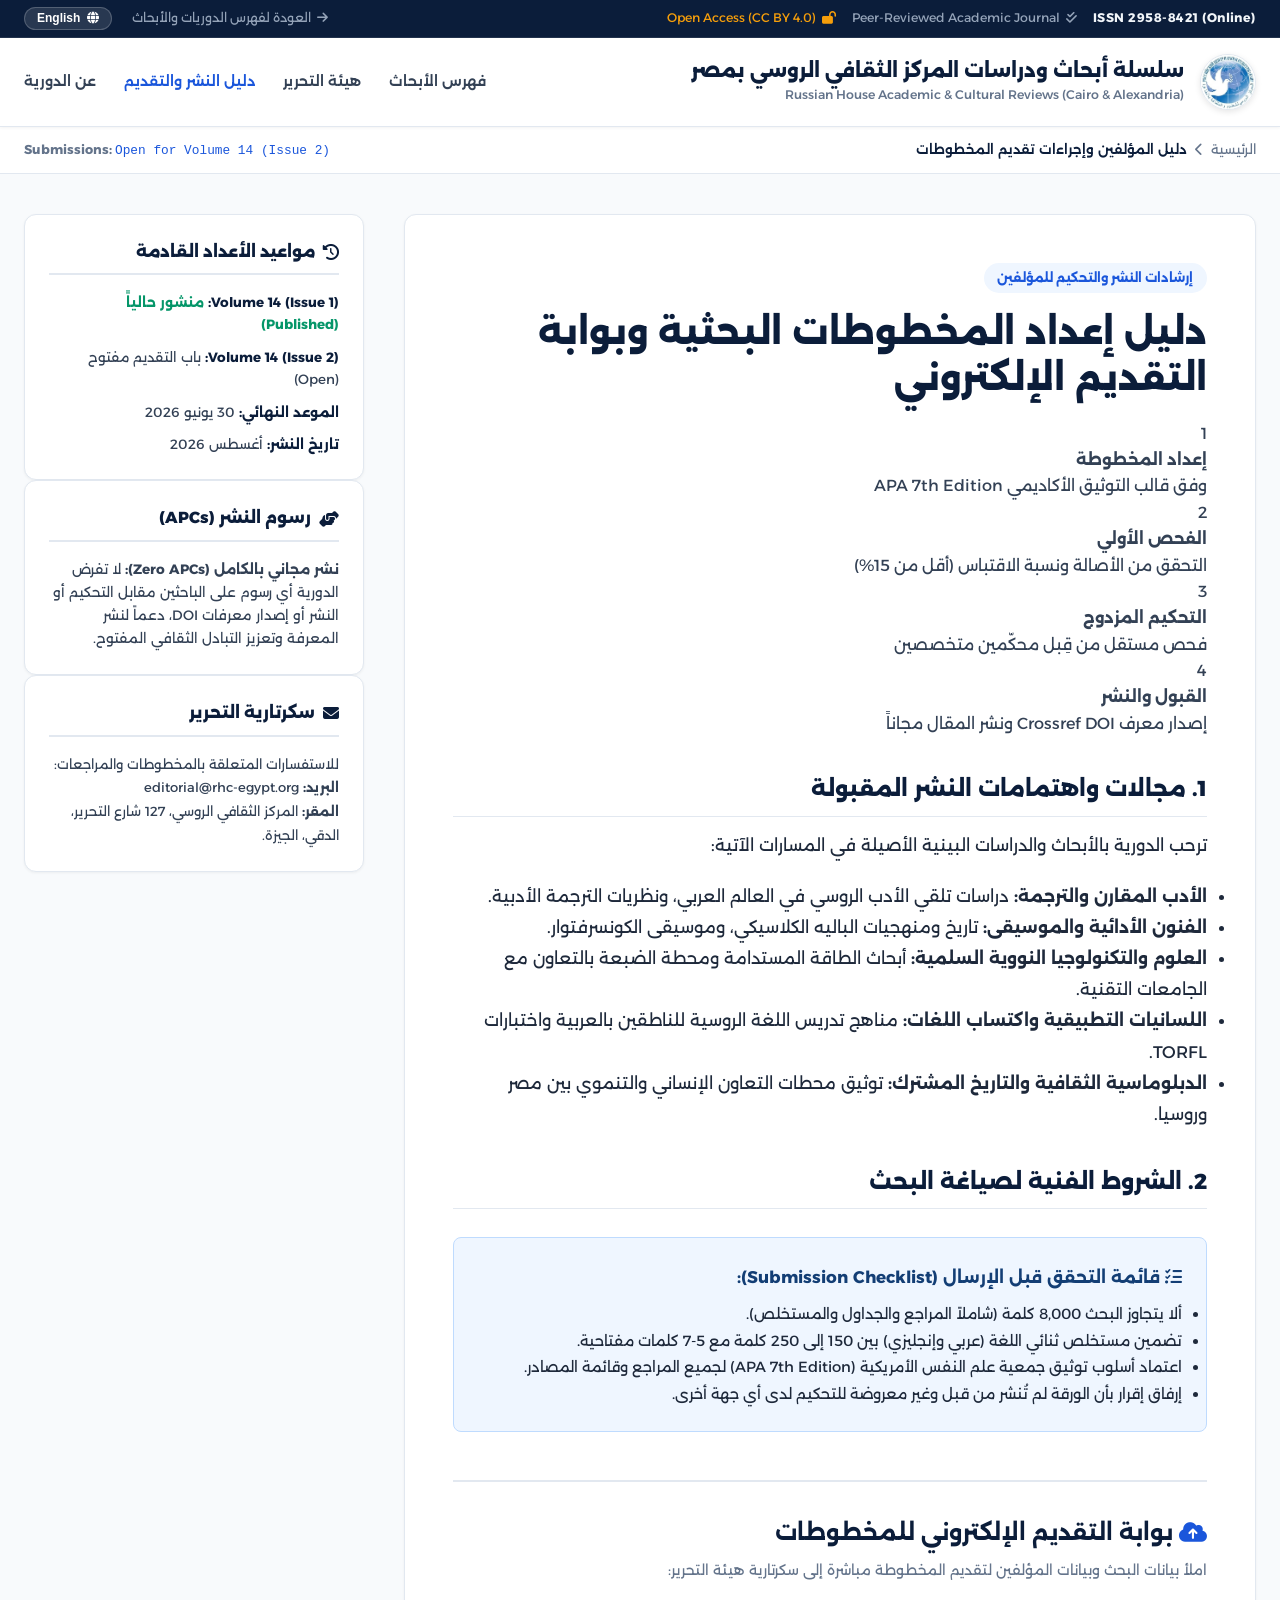
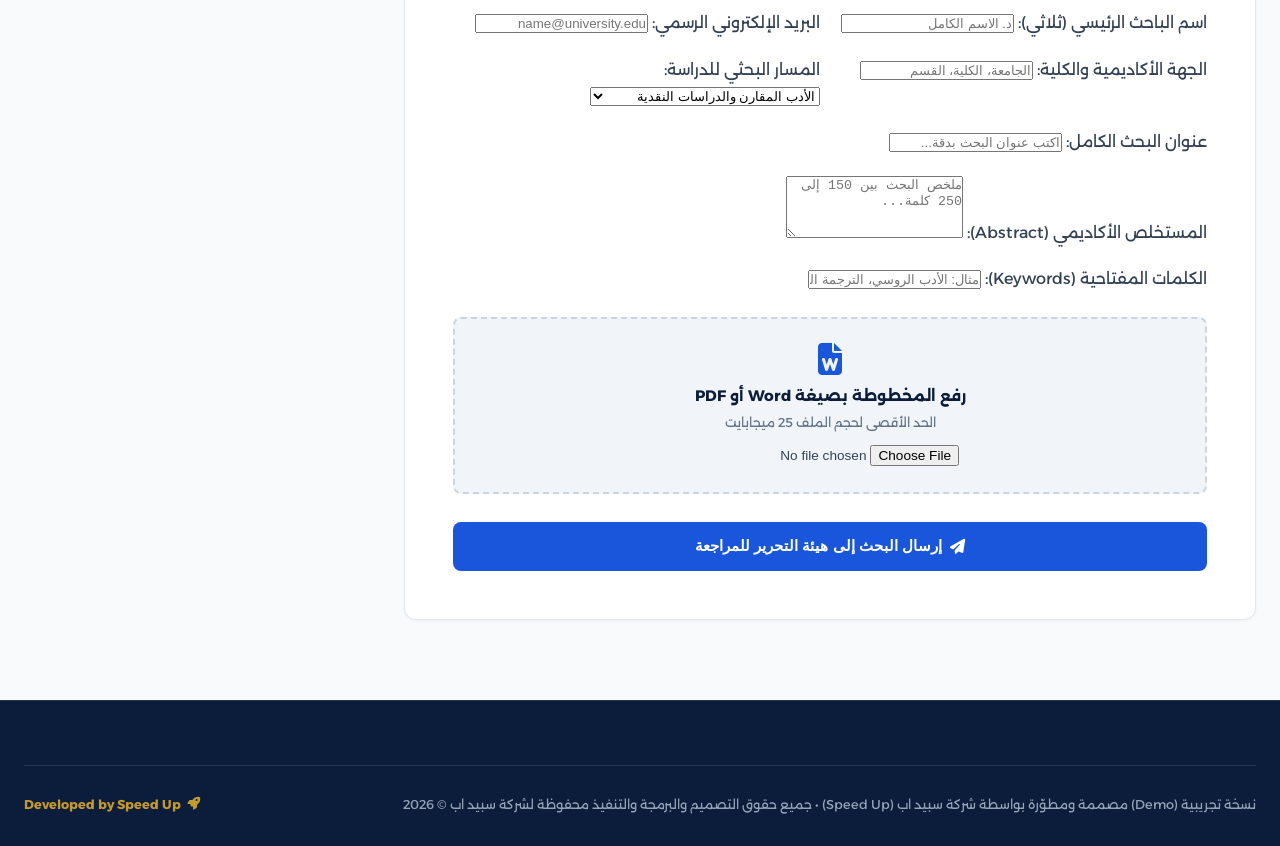
<file: submissions.html>
<!DOCTYPE html>
<html lang="ar" dir="rtl">

<head>
  <meta charset="UTF-8">
  <meta name="viewport" content="width=device-width, initial-scale=1.0">
  <title id="subPageTitle">دليل المؤلفين وتقديم الأبحاث | سلسلة أبحاث المركز الروسي بمصر</title>

  <!-- Font Awesome Icons -->
  <link rel="stylesheet" href="https://cdnjs.cloudflare.com/ajax/libs/font-awesome/6.5.1/css/all.min.css">

  <!-- Custom Scholarly Publishing Stylesheet -->
  <link rel="stylesheet" href="css/style.css">
</head>

<body class="academic-paper-page">

  <!-- Top Metadata Bar -->
  <div class="journal-top-meta">
    <div class="container journal-meta-inner">
      <div class="meta-left-badges">
        <span class="issn-badge">ISSN 2958-8421 (Online)</span>
        <span class="peer-badge"><i class="fa-solid fa-check-double"></i> Peer-Reviewed Academic Journal</span>
        <span class="oa-badge"><i class="fa-solid fa-lock-open"></i> Open Access (CC BY 4.0)</span>
      </div>

      <div class="meta-right-actions">
        <a href="index.html" class="back-to-home-link">
          <i class="fa-solid fa-arrow-right"></i>
          <span id="subBackHome">العودة لفهرس الدوريات والأبحاث</span>
        </a>
        <button class="lang-toggle-pill" id="subLangToggle">
          <i class="fa-solid fa-globe"></i>
          <span id="subLangSwitch">English</span>
        </button>
      </div>
    </div>
  </div>

  <!-- Journal Masthead Header -->
  <header class="journal-masthead">
    <div class="container masthead-inner">
      <a href="index.html" class="masthead-brand">
        <img src="assets/logo.jpg" alt="شعار المركز الروسي للعلوم والثقافة" class="masthead-logo">
        <div class="masthead-titles">
          <h1 id="subMastheadTitle">سلسلة أبحاث ودراسات المركز الثقافي الروسي بمصر</h1>
          <p id="subMastheadSub">Russian House Academic & Cultural Reviews (Cairo & Alexandria)</p>
        </div>
      </a>

      <nav class="journal-nav-links">
        <a href="index.html" id="subNavHome">فهرس الأبحاث</a>
        <a href="editorial.html" id="subNavEditorial">هيئة التحرير</a>
        <a href="submissions.html" class="active" id="subNavSubmissions">دليل النشر والتقديم</a>
        <a href="index.html#about" id="subNavAbout">عن الدورية</a>
      </nav>
    </div>
  </header>

  <!-- Breadcrumb Bar -->
  <div class="article-breadcrumb-strip">
    <div class="container breadcrumb-flex">
      <nav class="breadcrumb-trail" aria-label="Breadcrumb">
        <a href="index.html" id="subBcHome">الرئيسية</a>
        <i class="fa-solid fa-chevron-left bc-sep"></i>
        <span class="bc-current" id="subBcCurrent">دليل المؤلفين وإجراءات تقديم المخطوطات</span>
      </nav>
      <div class="doi-display-box">
        <span class="doi-label">Submissions:</span>
        <span class="doi-val">Open for Volume 14 (Issue 2)</span>
      </div>
    </div>
  </div>

  <!-- Main Submissions Guidelines & Form -->
  <main class="article-viewport-container">
    <div class="container article-layout-grid">

      <!-- Primary Column: Guidelines & Submission Portal -->
      <section class="article-main-column">
        <div class="paper-category-pill" id="subPill">إرشادات النشر والتحكيم للمؤلفين</div>
        <h1 class="paper-headline" id="subHeadline">دليل إعداد المخطوطات البحثية وبوابة التقديم الإلكتروني</h1>

        <!-- Workflow Steps Callout -->
        <div class="submission-steps-flow">
          <div class="flow-step-box">
            <div class="flow-num">1</div>
            <h4 id="flow1Title">إعداد المخطوطة</h4>
            <p id="flow1Text">وفق قالب التوثيق الأكاديمي APA 7th Edition</p>
          </div>
          <div class="flow-step-box">
            <div class="flow-num">2</div>
            <h4 id="flow2Title">الفحص الأولي</h4>
            <p id="flow2Text">التحقق من الأصالة ونسبة الاقتباس (أقل من 15%)</p>
          </div>
          <div class="flow-step-box">
            <div class="flow-num">3</div>
            <h4 id="flow3Title">التحكيم المزدوج</h4>
            <p id="flow3Text">فحص مستقل من قِبل محكّمين متخصصين</p>
          </div>
          <div class="flow-step-box">
            <div class="flow-num">4</div>
            <h4 id="flow4Title">القبول والنشر</h4>
            <p id="flow4Text">إصدار معرف Crossref DOI ونشر المقال مجاناً</p>
          </div>
        </div>

        <!-- Detailed Guidelines Text -->
        <div class="paper-body-text" style="margin-top: 2rem;">
          <h3 id="secAimsTitle">1. مجالات واهتمامات النشر المقبولة</h3>
          <p id="secAimsText">
            ترحب الدورية بالأبحاث والدراسات البينية الأصيلة في المسارات الآتية:
          </p>
          <ul>
            <li id="aim1"><strong>الأدب المقارن والترجمة:</strong> دراسات تلقي الأدب الروسي في العالم العربي، ونظريات
              الترجمة الأدبية.</li>
            <li id="aim2"><strong>الفنون الأدائية والموسيقى:</strong> تاريخ ومنهجيات الباليه الكلاسيكي، وموسيقى
              الكونسرفتوار.</li>
            <li id="aim3"><strong>العلوم والتكنولوجيا النووية السلمية:</strong> أبحاث الطاقة المستدامة ومحطة الضبعة
              بالتعاون مع الجامعات التقنية.</li>
            <li id="aim4"><strong>اللسانيات التطبيقية واكتساب اللغات:</strong> مناهج تدريس اللغة الروسية للناطقين
              بالعربية واختبارات TORFL.</li>
            <li id="aim5"><strong>الدبلوماسية الثقافية والتاريخ المشترك:</strong> توثيق محطات التعاون الإنساني والتنموي
              بين مصر وروسيا.</li>
          </ul>

          <h3 id="secReqTitle" style="margin-top: 2rem;">2. الشروط الفنية لصياغة البحث</h3>
          <div class="scholarly-box">
            <h4 id="boxReqTitle"><i class="fa-solid fa-list-check"></i> قائمة التحقق قبل الإرسال (Submission Checklist):
            </h4>
            <ul style="font-size: 0.92rem; line-height: 1.8; margin-top: 0.5rem;">
              <li id="chk1">ألا يتجاوز البحث 8,000 كلمة (شاملاً المراجع والجداول والمستخلص).</li>
              <li id="chk2">تضمين مستخلص ثنائي اللغة (عربي وإنجليزي) بين 150 إلى 250 كلمة مع 5-7 كلمات مفتاحية.</li>
              <li id="chk3">اعتماد أسلوب توثيق جمعية علم النفس الأمريكية (APA 7th Edition) لجميع المراجع وقائمة المصادر.
              </li>
              <li id="chk4">إرفاق إقرار بأن الورقة لم تُنشر من قبل وغير معروضة للتحكيم لدى أي جهة أخرى.</li>
            </ul>
          </div>
        </div>

        <!-- Online Manuscript Submission Form -->
        <section class="submission-form-container"
          style="margin-top: 3rem; padding-top: 2rem; border-top: 2px solid var(--border-subtle);">
          <h2 style="font-size: 1.4rem; color: var(--journal-navy); margin-bottom: 0.5rem;" id="formTitle">
            <i class="fa-solid fa-cloud-arrow-up" style="color: var(--journal-vibrant);"></i> بوابة التقديم الإلكتروني
            للمخطوطات
          </h2>
          <p style="font-size: 0.88rem; color: var(--text-muted); margin-bottom: 1.75rem;" id="formSubtitle">
            املأ بيانات البحث وبيانات المؤلفين لتقديم المخطوطة مباشرة إلى سكرتارية هيئة التحرير:
          </p>

          <form id="manuscriptSubmissionForm">
            <div style="display: grid; grid-template-columns: 1fr 1fr; gap: 1.25rem; margin-bottom: 1.25rem;">
              <div class="input-group">
                <label class="input-label" id="lblAuthorName">اسم الباحث الرئيسي (ثلاثي):</label>
                <input type="text" id="authorNameInput" class="input-control" placeholder="د. الاسم الكامل" required>
              </div>

              <div class="input-group">
                <label class="input-label" id="lblAuthorEmail">البريد الإلكتروني الرسمي:</label>
                <input type="email" id="authorEmailInput" class="input-control" placeholder="name@university.edu"
                  required>
              </div>
            </div>

            <div style="display: grid; grid-template-columns: 1fr 1fr; gap: 1.25rem; margin-bottom: 1.25rem;">
              <div class="input-group">
                <label class="input-label" id="lblAuthorAffil">الجهة الأكاديمية والكلية:</label>
                <input type="text" id="authorAffilInput" class="input-control" placeholder="الجامعة، الكلية، القسم"
                  required>
              </div>

              <div class="input-group">
                <label class="input-label" id="lblTrack">المسار البحثي للدراسة:</label>
                <select id="trackSelect" class="input-control">
                  <option value="literature">الأدب المقارن والدراسات النقدية</option>
                  <option value="ballet">الفنون الأدائية والباليه الكلاسيكي</option>
                  <option value="nuclear">العلوم والطاقة النووية (الضبعة)</option>
                  <option value="linguistics">اللسانيات التطبيقية واختبارات TORFL</option>
                  <option value="cinema">السينما والفنون المرئية</option>
                  <option value="history">التاريخ والدبلوماسية الثقافية</option>
                </select>
              </div>
            </div>

            <div class="input-group" style="margin-bottom: 1.25rem;">
              <label class="input-label" id="lblPaperTitle">عنوان البحث الكامل:</label>
              <input type="text" id="paperTitleInput" class="input-control" placeholder="اكتب عنوان البحث بدقة..."
                required>
            </div>

            <div class="input-group" style="margin-bottom: 1.25rem;">
              <label class="input-label" id="lblAbstract">المستخلص الأكاديمي (Abstract):</label>
              <textarea id="abstractInput" class="input-control" rows="4"
                placeholder="ملخص البحث بين 150 إلى 250 كلمة..." required></textarea>
            </div>

            <div class="input-group" style="margin-bottom: 1.5rem;">
              <label class="input-label" id="lblKeywords">الكلمات المفتاحية (Keywords):</label>
              <input type="text" id="keywordsInput" class="input-control"
                placeholder="مثال: الأدب الروسي، الترجمة المقارنة، دوستويفسكي..." required>
            </div>

            <div
              style="background: var(--bg-callout); border: 2px dashed #cbd5e1; border-radius: 8px; padding: 1.5rem; text-align: center; margin-bottom: 1.75rem;">
              <i class="fa-solid fa-file-word"
                style="font-size: 2rem; color: var(--journal-vibrant); margin-bottom: 0.5rem;"></i>
              <h4 style="font-size: 0.95rem; color: var(--journal-navy);" id="uploadTitle">رفع المخطوطة بصيغة Word أو
                PDF</h4>
              <p style="font-size: 0.8rem; color: var(--text-muted); margin-top: 0.25rem;" id="uploadDesc">الحد الأقصى
                لحجم الملف 25 ميجابايت</p>
              <input type="file" id="paperFileInput" style="margin-top: 0.75rem; font-size: 0.85rem;"
                accept=".pdf,.doc,.docx">
            </div>

            <button type="submit" class="btn-tool-primary"
              style="width: 100%; justify-content: center; padding: 0.95rem; font-size: 0.95rem;">
              <i class="fa-solid fa-paper-plane"></i>
              <span id="btnSubmitManuscript">إرسال البحث إلى هيئة التحرير للمراجعة</span>
            </button>
          </form>
        </section>
      </section>

      <!-- Sidebar Column -->
      <aside class="article-sidebar-column">
        <div class="sidebar-academic-widget">
          <h4 class="widget-title"><i class="fa-solid fa-clock-rotate-left"></i> مواعيد الأعداد القادمة</h4>
          <div class="journal-sidebar-specs">
            <div><strong>Volume 14 (Issue 1):</strong> <span style="color: #059669; font-weight: 700;">منشور حالياً
                (Published)</span></div>
            <div><strong>Volume 14 (Issue 2):</strong> <span>باب التقديم مفتوح (Open)</span></div>
            <div><strong>الموعد النهائي:</strong> <span>30 يونيو 2026</span></div>
            <div><strong>تاريخ النشر:</strong> <span>أغسطس 2026</span></div>
          </div>
        </div>

        <div class="sidebar-academic-widget">
          <h4 class="widget-title"><i class="fa-solid fa-handshake-angle"></i> رسوم النشر (APCs)</h4>
          <p style="font-size: 0.85rem; line-height: 1.7; color: var(--text-secondary);">
            <strong>نشر مجاني بالكامل (Zero APCs):</strong> لا تفرض الدورية أي رسوم على الباحثين مقابل التحكيم أو النشر
            أو إصدار معرفات DOI، دعماً لنشر المعرفة وتعزيز التبادل الثقافي المفتوح.
          </p>
        </div>

        <div class="sidebar-academic-widget">
          <h4 class="widget-title"><i class="fa-solid fa-envelope"></i> سكرتارية التحرير</h4>
          <p style="font-size: 0.82rem; line-height: 1.8; color: var(--text-secondary);">
            للاستفسارات المتعلقة بالمخطوطات والمراجعات:<br>
            <strong>البريد:</strong> editorial@rhc-egypt.org<br>
            <strong>المقر:</strong> المركز الثقافي الروسي، 127 شارع التحرير، الدقي، الجيزة.
          </p>
        </div>
      </aside>

    </div>
  </main>

  <!-- Scholarly Journal Footer -->
  <footer class="journal-footer">
    <div class="container">
      <div class="journal-bottom-row">
        <span>نسخة تجريبية (Demo) مصممة ومطوّرة بواسطة شركة سبيد اب (Speed Up) • جميع حقوق التصميم والبرمجة والتنفيذ
          محفوظة لشركة سبيد اب © 2026</span>
        <span
          style="color: var(--journal-gold); font-weight: 700; display: inline-flex; align-items: center; gap: 0.4rem;">
          <i class="fa-solid fa-rocket"></i> Developed by Speed Up
        </span>
      </div>
    </div>
  </footer>

  <!-- Toast Banner -->
  <div class="toast-banner" id="toastBanner" role="alert">
    <i class="fa-solid fa-circle-check" style="color: var(--gold-bright); font-size: 1.25rem;"></i>
    <span id="toastMsgText">تم استلام المخطوطة وتوليد رقم التتبع بنجاح!</span>
  </div>

  <!-- Bilingual Controller Script for Submissions -->
  <script>
    let subCurrentLang = 'ar';
    const subTranslations = {
      ar: {
        pageTitle: "دليل المؤلفين وتقديم الأبحاث | سلسلة أبحاث المركز الروسي بمصر",
        backHome: "العودة لفهرس الدوريات والأبحاث",
        langSwitch: "English",
        mastheadTitle: "سلسلة أبحاث ودراسات المركز الثقافي الروسي بمصر",
        mastheadSub: "Russian House Academic & Cultural Reviews (Cairo & Alexandria)",
        navHome: "فهرس الأبحاث",
        navEditorial: "هيئة التحرير",
        navSubmissions: "دليل النشر والتقديم",
        navAbout: "عن الدورية",
        bcHome: "الرئيسية",
        bcCurrent: "دليل المؤلفين وإجراءات تقديم المخطوطات",
        pill: "إرشادات النشر والتحكيم للمؤلفين",
        headline: "دليل إعداد المخطوطات البحثية وبوابة التقديم الإلكتروني",
        flow1Title: "إعداد المخطوطة",
        flow1Text: "وفق قالب التوثيق الأكاديمي APA 7th Edition",
        flow2Title: "الفحص الأولي",
        flow2Text: "التحقق من الأصالة ونسبة الاقتباس (أقل من 15%)",
        flow3Title: "التحكيم المزدوج",
        flow3Text: "فحص مستقل من قِبل محكّمين متخصصين",
        flow4Title: "القبول والنشر",
        flow4Text: "إصدار معرف Crossref DOI ونشر المقال مجاناً",
        secAimsTitle: "1. مجالات واهتمامات النشر المقبولة",
        secAimsText: "ترحب الدورية بالأبحاث والدراسات البينية الأصيلة في المسارات الآتية:",
        secReqTitle: "2. الشروط الفنية لصياغة البحث",
        boxReqTitle: "قائمة التحقق قبل الإرسال (Submission Checklist):",
        formTitle: "بوابة التقديم الإلكتروني للمخطوطات",
        formSubtitle: "املأ بيانات البحث وبيانات المؤلفين لتقديم المخطوطة مباشرة إلى سكرتارية هيئة التحرير:",
        lblAuthorName: "اسم الباحث الرئيسي (ثلاثي):",
        lblAuthorEmail: "البريد الإلكتروني الرسمي:",
        lblAuthorAffil: "الجهة الأكاديمية والكلية:",
        lblTrack: "المسار البحثي للدراسة:",
        lblPaperTitle: "عنوان البحث الكامل:",
        lblAbstract: "المستخلص الأكاديمي (Abstract):",
        lblKeywords: "الكلمات المفتاحية (Keywords):",
        uploadTitle: "رفع المخطوطة بصيغة Word أو PDF",
        uploadDesc: "الحد الأقصى لحجم الملف 25 ميجابايت",
        btnSubmit: "إرسال البحث إلى هيئة التحرير للمراجعة",
        toastSuccess: "تم استلام المخطوطة بنجاح! تم إرسال رقم التتبع إلى بريدك الإلكتروني."
      },
      en: {
        pageTitle: "Author Guidelines & Submissions | Russian House Academic Reviews",
        backHome: "Back to Research Index",
        langSwitch: "العربية",
        mastheadTitle: "Russian House Academic & Cultural Reviews in Egypt",
        mastheadSub: "Official Scholarly Journal of the Russian Cultural Centers (Cairo & Alexandria)",
        navHome: "Research Index",
        navEditorial: "Editorial Board",
        navSubmissions: "Author Guidelines & Submissions",
        navAbout: "About Journal",
        bcHome: "Home",
        bcCurrent: "Author Guidelines & Manuscript Submission Portal",
        pill: "Author Guidelines & Peer-Review Protocols",
        headline: "Manuscript Preparation Guidelines & Online Submission Portal",
        flow1Title: "Preparation",
        flow1Text: "Formatted according to APA 7th Edition standards",
        flow2Title: "Desk Screening",
        flow2Text: "Rigorous plagiarism check (similarity index < 15%)",
        flow3Title: "Double-Blind Review",
        flow3Text: "Independent appraisal by certified peer reviewers",
        flow4Title: "DOI & Publication",
        flow4Text: "Permanent Crossref DOI issuance & free Open Access",
        secAimsTitle: "1. Scope & Eligible Research Domains",
        secAimsText: "The journal invites original empirical and theoretical contributions across:",
        secReqTitle: "2. Technical Formatting Requirements",
        boxReqTitle: "Pre-Submission Checklist:",
        formTitle: "Online Manuscript Submission Portal",
        formSubtitle: "Provide author credentials and article metadata to submit directly to the editorial office:",
        lblAuthorName: "Corresponding Author Full Name:",
        lblAuthorEmail: "Institutional Email:",
        lblAuthorAffil: "Academic Institution & Faculty:",
        lblTrack: "Research Discipline:",
        lblPaperTitle: "Full Article Title:",
        lblAbstract: "Academic Abstract:",
        lblKeywords: "Keywords:",
        uploadTitle: "Upload Manuscript (Word or PDF)",
        uploadDesc: "Maximum file size 25 MB",
        btnSubmit: "Submit Manuscript to Editorial Office",
        toastSuccess: "Manuscript submitted successfully! A tracking code has been dispatched to your institutional email."
      }
    };

    document.addEventListener('DOMContentLoaded', () => {
      const btn = document.getElementById('subLangToggle');
      if (btn) {
        btn.addEventListener('click', () => {
          subCurrentLang = subCurrentLang === 'ar' ? 'en' : 'ar';
          applySubLang(subCurrentLang);
        });
      }

      // Handle submission form
      const form = document.getElementById('manuscriptSubmissionForm');
      if (form) {
        form.addEventListener('submit', (e) => {
          e.preventDefault();
          showToast(subTranslations[subCurrentLang].toastSuccess);
          form.reset();
        });
      }
    });

    function applySubLang(lang) {
      const d = subTranslations[lang];
      const html = document.documentElement;
      html.setAttribute('lang', lang);
      html.setAttribute('dir', lang === 'ar' ? 'rtl' : 'ltr');

      document.getElementById('subPageTitle').innerText = d.pageTitle;
      document.getElementById('subBackHome').innerText = d.backHome;
      document.getElementById('subLangSwitch').innerText = d.langSwitch;
      document.getElementById('subMastheadTitle').innerText = d.mastheadTitle;
      document.getElementById('subMastheadSub').innerText = d.mastheadSub;
      document.getElementById('subNavHome').innerText = d.navHome;
      document.getElementById('subNavEditorial').innerText = d.navEditorial;
      document.getElementById('subNavSubmissions').innerText = d.navSubmissions;
      document.getElementById('subNavAbout').innerText = d.navAbout;
      document.getElementById('subBcHome').innerText = d.bcHome;
      document.getElementById('subBcCurrent').innerText = d.bcCurrent;
      document.getElementById('subPill').innerText = d.pill;
      document.getElementById('subHeadline').innerText = d.headline;
      document.getElementById('flow1Title').innerText = d.flow1Title;
      document.getElementById('flow1Text').innerText = d.flow1Text;
      document.getElementById('flow2Title').innerText = d.flow2Title;
      document.getElementById('flow2Text').innerText = d.flow2Text;
      document.getElementById('flow3Title').innerText = d.flow3Title;
      document.getElementById('flow3Text').innerText = d.flow3Text;
      document.getElementById('flow4Title').innerText = d.flow4Title;
      document.getElementById('flow4Text').innerText = d.flow4Text;
      document.getElementById('secAimsTitle').innerText = d.secAimsTitle;
      document.getElementById('secAimsText').innerText = d.secAimsText;
      document.getElementById('secReqTitle').innerText = d.secReqTitle;
      document.getElementById('boxReqTitle').innerHTML = `<i class="fa-solid fa-list-check"></i> ${d.boxReqTitle}`;
      document.getElementById('formTitle').innerHTML = `<i class="fa-solid fa-cloud-arrow-up" style="color: var(--journal-vibrant);"></i> ${d.formTitle}`;
      document.getElementById('formSubtitle').innerText = d.formSubtitle;
      document.getElementById('lblAuthorName').innerText = d.lblAuthorName;
      document.getElementById('lblAuthorEmail').innerText = d.lblAuthorEmail;
      document.getElementById('lblAuthorAffil').innerText = d.lblAuthorAffil;
      document.getElementById('lblTrack').innerText = d.lblTrack;
      document.getElementById('lblPaperTitle').innerText = d.lblPaperTitle;
      document.getElementById('lblAbstract').innerText = d.lblAbstract;
      document.getElementById('lblKeywords').innerText = d.lblKeywords;
      document.getElementById('uploadTitle').innerText = d.uploadTitle;
      document.getElementById('uploadDesc').innerText = d.uploadDesc;
      document.getElementById('btnSubmitManuscript').innerText = d.btnSubmit;
    }

    function showToast(msg) {
      const toast = document.getElementById('toastBanner');
      const txt = document.getElementById('toastMsgText');
      if (!toast || !txt) return;

      txt.innerText = msg;
      toast.classList.add('show');
      setTimeout(() => {
        toast.classList.remove('show');
      }, 4500);
    }
  </script>
</body>

</html>
</file>
<file: css/style.css>
/* ==========================================================================
   سلسلة أبحاث ودراسات المركز الثقافي الروسي بمصر
   RUSSIAN HOUSE ACADEMIC & CULTURAL REVIEWS (Cairo & Alexandria)
   Academic Publishing Design System (Modeled after sciltp / ScienceDirect)
   ========================================================================== */

@import url('https://fonts.googleapis.com/css2?family=Alexandria:wght@300;400;500;600;700;800;900&family=Cairo:wght@300;400;600;700;800&family=Newsreader:ital,opsz,wght@0,6..72,400;0,6..72,600;0,6..72,700;1,6..72,400&family=Plus+Jakarta+Sans:wght@400;500;600;700;800&display=swap');

:root {
  /* Scholarly & Diplomatic Palette */
  --journal-navy: #0b1d3a;
  --journal-blue: #133e75;
  --journal-vibrant: #1a56db;
  --journal-accent: #b45309;
  --journal-gold: #c59b27;
  
  --bg-academic: #f8fafc;
  --bg-paper: #ffffff;
  --bg-callout: #f1f5f9;
  
  --text-primary: #0f172a;
  --text-secondary: #334155;
  --text-muted: #64748b;
  --text-light: #94a3b8;
  
  --border-subtle: #e2e8f0;
  --border-medium: #cbd5e1;
  --border-focus: #3b82f6;

  --shadow-sm: 0 1px 3px rgba(0, 0, 0, 0.05);
  --shadow-md: 0 4px 6px -1px rgba(11, 29, 58, 0.07), 0 2px 4px -2px rgba(11, 29, 58, 0.04);
  --shadow-lg: 0 10px 15px -3px rgba(11, 29, 58, 0.08), 0 4px 6px -4px rgba(11, 29, 58, 0.04);

  --radius-sm: 4px;
  --radius-md: 8px;
  --radius-lg: 12px;
  --radius-pill: 9999px;

  --font-serif: 'Newsreader', Georgia, serif;
}

* {
  margin: 0;
  padding: 0;
  box-sizing: border-box;
}

html {
  scroll-behavior: smooth;
  font-size: 16px;
}

body {
  font-family: 'Alexandria', 'Cairo', system-ui, sans-serif;
  background-color: var(--bg-academic);
  color: var(--text-secondary);
  line-height: 1.65;
  -webkit-font-smoothing: antialiased;
}

html[dir="ltr"] body {
  font-family: 'Plus Jakarta Sans', system-ui, sans-serif;
  text-align: left;
}

html[dir="rtl"] body {
  text-align: right;
}

a {
  color: inherit;
  text-decoration: none;
  transition: all 0.2s ease;
}

.container {
  width: 100%;
  max-width: 1280px;
  margin: 0 auto;
  padding: 0 1.5rem;
}

/* ==========================================================================
   Top Journal Metadata Bar
   ========================================================================== */
.journal-top-meta {
  background: var(--journal-navy);
  color: #cbd5e1;
  font-size: 0.78rem;
  padding: 0.45rem 0;
  border-bottom: 1px solid rgba(255, 255, 255, 0.1);
}

.journal-meta-inner {
  display: flex;
  justify-content: space-between;
  align-items: center;
  flex-wrap: wrap;
  gap: 0.75rem;
}

.meta-left-badges {
  display: flex;
  align-items: center;
  gap: 1rem;
  flex-wrap: wrap;
}

.issn-badge {
  font-weight: 700;
  color: #f1f5f9;
  letter-spacing: 0.04em;
}

.peer-badge, .oa-badge {
  display: inline-flex;
  align-items: center;
  gap: 0.35rem;
  color: #94a3b8;
}

.oa-badge {
  color: #f59e0b;
}

.meta-right-actions {
  display: flex;
  align-items: center;
  gap: 1.25rem;
}

.back-to-home-link {
  color: #94a3b8;
  display: inline-flex;
  align-items: center;
  gap: 0.4rem;
}
.back-to-home-link:hover {
  color: #ffffff;
}

.lang-toggle-pill {
  background: rgba(255, 255, 255, 0.12);
  border: 1px solid rgba(255, 255, 255, 0.2);
  border-radius: var(--radius-pill);
  padding: 0.2rem 0.75rem;
  color: #ffffff;
  font-size: 0.75rem;
  font-weight: 700;
  cursor: pointer;
  display: inline-flex;
  align-items: center;
  gap: 0.4rem;
  transition: all 0.2s ease;
}

.lang-toggle-pill:hover {
  background: var(--journal-gold);
  border-color: var(--journal-gold);
}

/* ==========================================================================
   Journal Masthead
   ========================================================================== */
.journal-masthead {
  background: #ffffff;
  border-bottom: 1px solid var(--border-subtle);
  box-shadow: var(--shadow-sm);
  position: sticky;
  top: 0;
  z-index: 100;
}

.masthead-inner {
  display: flex;
  justify-content: space-between;
  align-items: center;
  padding: 1rem 1.5rem;
  flex-wrap: wrap;
  gap: 1.25rem;
}

.masthead-brand {
  display: flex;
  align-items: center;
  gap: 1rem;
}

.masthead-logo {
  width: 56px;
  height: 56px;
  border-radius: 50%;
  object-fit: contain;
  box-shadow: 0 2px 6px rgba(0,0,0,0.1);
  border: 1px solid var(--border-subtle);
}

.masthead-titles h1 {
  font-size: 1.2rem;
  font-weight: 800;
  color: var(--journal-navy);
  line-height: 1.25;
}

.masthead-titles p {
  font-size: 0.78rem;
  color: var(--text-muted);
  margin-top: 0.15rem;
  font-weight: 500;
}

.journal-nav-links {
  display: flex;
  align-items: center;
  gap: 1.75rem;
  list-style: none;
}

.journal-nav-links a {
  font-size: 0.88rem;
  font-weight: 600;
  color: var(--text-secondary);
}

.journal-nav-links a:hover,
.journal-nav-links a.active {
  color: var(--journal-vibrant);
}

/* ==========================================================================
   Search & Academic Metrics Strip
   ========================================================================== */
.academic-search-hero {
  background: linear-gradient(135deg, #0b1d3a 0%, #133e75 100%);
  color: #ffffff;
  padding: 2.75rem 0 2.25rem;
  position: relative;
}

.search-hero-content {
  max-width: 860px;
  margin: 0 auto;
  text-align: center;
}

.search-hero-content h2 {
  font-size: 1.85rem;
  font-weight: 800;
  margin-bottom: 0.6rem;
  line-height: 1.3;
}

.search-hero-content p {
  font-size: 0.95rem;
  color: #cbd5e1;
  margin-bottom: 1.5rem;
}

.search-dock-input-wrap {
  position: relative;
  width: 100%;
}

.search-dock-input {
  width: 100%;
  padding: 0.95rem 3rem 0.95rem 1.25rem;
  border-radius: var(--radius-md);
  border: 1px solid rgba(255, 255, 255, 0.2);
  background: #ffffff;
  font-size: 0.98rem;
  color: var(--text-primary);
  box-shadow: 0 8px 20px rgba(0, 0, 0, 0.25);
  outline: none;
}

html[dir="ltr"] .search-dock-input {
  padding: 0.95rem 1.25rem 0.95rem 3rem;
}

.search-dock-icon {
  position: absolute;
  top: 50%;
  right: 1.25rem;
  transform: translateY(-50%);
  color: var(--text-muted);
  font-size: 1.15rem;
}

html[dir="ltr"] .search-dock-icon {
  right: auto;
  left: 1.25rem;
}

.metrics-horizontal-strip {
  display: flex;
  justify-content: center;
  align-items: center;
  gap: 2.5rem;
  margin-top: 1.75rem;
  padding-top: 1.25rem;
  border-top: 1px solid rgba(255, 255, 255, 0.12);
  font-size: 0.85rem;
  color: #e2e8f0;
  flex-wrap: wrap;
}

.metrics-horizontal-strip span {
  display: inline-flex;
  align-items: center;
  gap: 0.45rem;
}

/* ==========================================================================
   Main Portal Layout (Articles Feed + Academic Sidebar)
   ========================================================================== */
.portal-main-layout {
  padding: 3rem 0 5rem;
}

.layout-grid-columns {
  display: grid;
  grid-template-columns: 1fr 340px;
  gap: 2.5rem;
  align-items: start;
}

/* Filter Toolbar */
.portal-filter-bar {
  display: flex;
  align-items: center;
  justify-content: space-between;
  border-bottom: 1px solid var(--border-subtle);
  padding-bottom: 1rem;
  margin-bottom: 1.75rem;
  flex-wrap: wrap;
  gap: 1rem;
}

.filter-pills-shelf {
  display: flex;
  align-items: center;
  gap: 0.5rem;
  flex-wrap: wrap;
}

.filter-tab-btn {
  padding: 0.45rem 1rem;
  border-radius: var(--radius-pill);
  font-size: 0.82rem;
  font-weight: 600;
  color: var(--text-muted);
  background: #ffffff;
  border: 1px solid var(--border-subtle);
  cursor: pointer;
  transition: all 0.2s ease;
}

.filter-tab-btn:hover {
  background: var(--bg-callout);
  color: var(--journal-navy);
}

.filter-tab-btn.active {
  background: var(--journal-navy);
  color: #ffffff;
  border-color: var(--journal-navy);
}

.results-count-badge {
  font-size: 0.82rem;
  color: var(--text-muted);
}

/* Lead Featured Research Article */
.featured-paper-card {
  background: #ffffff;
  border: 1px solid var(--border-subtle);
  border-radius: var(--radius-lg);
  overflow: hidden;
  box-shadow: var(--shadow-md);
  margin-bottom: 2rem;
  border-top: 4px solid var(--journal-gold);
}

.featured-paper-body {
  padding: 2rem;
}

.paper-category-tag {
  display: inline-block;
  font-size: 0.75rem;
  font-weight: 700;
  text-transform: uppercase;
  color: var(--journal-accent);
  background: #fef3c7;
  padding: 0.25rem 0.75rem;
  border-radius: var(--radius-pill);
  margin-bottom: 0.75rem;
  letter-spacing: 0.03em;
}

.featured-headline {
  font-size: 1.5rem;
  font-weight: 800;
  color: var(--journal-navy);
  line-height: 1.35;
  margin-bottom: 0.75rem;
}

.featured-headline a:hover {
  color: var(--journal-vibrant);
}

.paper-authors-line {
  font-size: 0.88rem;
  color: var(--text-primary);
  margin-bottom: 0.5rem;
}

.paper-authors-line sup {
  color: var(--journal-vibrant);
  font-weight: 700;
}

.paper-meta-specs {
  display: flex;
  align-items: center;
  gap: 1.25rem;
  font-size: 0.8rem;
  color: var(--text-muted);
  margin-bottom: 1.25rem;
  flex-wrap: wrap;
}

.paper-meta-specs .doi-span {
  color: var(--journal-vibrant);
  font-family: monospace;
}

.featured-abstract-preview {
  font-size: 0.92rem;
  color: var(--text-secondary);
  line-height: 1.7;
  margin-bottom: 1.5rem;
}

.paper-card-actions {
  display: flex;
  align-items: center;
  gap: 0.75rem;
  flex-wrap: wrap;
}

.btn-read-full {
  background: var(--journal-navy);
  color: #ffffff;
  font-weight: 700;
  font-size: 0.85rem;
  padding: 0.65rem 1.35rem;
  border-radius: var(--radius-md);
  display: inline-flex;
  align-items: center;
  gap: 0.5rem;
  transition: all 0.2s ease;
}

.btn-read-full:hover {
  background: var(--journal-vibrant);
  transform: translateY(-1px);
}

.btn-pdf-action {
  background: #eff6ff;
  color: var(--journal-vibrant);
  border: 1px solid #bfdbfe;
  font-weight: 700;
  font-size: 0.85rem;
  padding: 0.65rem 1.1rem;
  border-radius: var(--radius-md);
  display: inline-flex;
  align-items: center;
  gap: 0.4rem;
}

.btn-pdf-action:hover {
  background: var(--journal-vibrant);
  color: #ffffff;
}

/* Regular Papers Feed */
.papers-feed-list {
  display: flex;
  flex-direction: column;
  gap: 1.5rem;
}

.feed-paper-item {
  background: #ffffff;
  border: 1px solid var(--border-subtle);
  border-radius: var(--radius-lg);
  padding: 1.75rem;
  box-shadow: var(--shadow-sm);
  transition: all 0.2s ease;
}

.feed-paper-item:hover {
  box-shadow: var(--shadow-md);
  border-color: var(--border-medium);
}

.paper-item-title {
  font-size: 1.25rem;
  font-weight: 700;
  color: var(--journal-navy);
  line-height: 1.4;
  margin-bottom: 0.5rem;
}

.paper-item-title a:hover {
  color: var(--journal-vibrant);
}

.paper-item-excerpt {
  font-size: 0.88rem;
  color: var(--text-secondary);
  line-height: 1.65;
  margin: 0.85rem 0 1.25rem;
}

/* ==========================================================================
   Academic Sidebar Widgets
   ========================================================================== */
.academic-sidebar-column {
  display: flex;
  flex-direction: column;
  gap: 1.75rem;
}

.sidebar-academic-widget {
  background: #ffffff;
  border: 1px solid var(--border-subtle);
  border-radius: var(--radius-lg);
  padding: 1.5rem;
  box-shadow: var(--shadow-sm);
}

.widget-title {
  font-size: 1rem;
  font-weight: 800;
  color: var(--journal-navy);
  margin-bottom: 1rem;
  padding-bottom: 0.5rem;
  border-bottom: 2px solid var(--border-subtle);
  display: flex;
  align-items: center;
  gap: 0.5rem;
}

.journal-sidebar-specs {
  display: flex;
  flex-direction: column;
  gap: 0.65rem;
  font-size: 0.84rem;
  color: var(--text-secondary);
}

.journal-sidebar-specs strong {
  color: var(--journal-navy);
}

.editorial-board-summary {
  display: flex;
  flex-direction: column;
  gap: 0.75rem;
  font-size: 0.85rem;
}

.editor-card-item {
  padding: 0.5rem 0;
  border-bottom: 1px dashed var(--border-subtle);
}
.editor-card-item:last-child {
  border-bottom: none;
}

.editor-name {
  font-weight: 700;
  color: var(--journal-navy);
}
.editor-role {
  font-size: 0.76rem;
  color: var(--text-muted);
}

.sidebar-related-item {
  padding: 0.65rem 0;
  border-bottom: 1px solid var(--border-subtle);
}
.sidebar-related-item:last-child {
  border-bottom: none;
}

.related-paper-title {
  font-size: 0.88rem;
  font-weight: 700;
  color: var(--journal-navy);
  line-height: 1.4;
  display: block;
  margin-bottom: 0.25rem;
}
.related-paper-title:hover {
  color: var(--journal-vibrant);
}

.related-paper-meta {
  font-size: 0.74rem;
  color: var(--text-muted);
}

/* ==========================================================================
   Dedicated Article Page (`article.html`) Styles
   ========================================================================== */
.article-breadcrumb-strip {
  background: #ffffff;
  border-bottom: 1px solid var(--border-subtle);
  padding: 0.75rem 0;
  font-size: 0.82rem;
}

.breadcrumb-flex {
  display: flex;
  justify-content: space-between;
  align-items: center;
  flex-wrap: wrap;
  gap: 0.75rem;
}

.breadcrumb-trail {
  display: flex;
  align-items: center;
  gap: 0.5rem;
  color: var(--text-muted);
}

.breadcrumb-trail a:hover {
  color: var(--journal-vibrant);
}

.bc-current {
  color: var(--journal-navy);
  font-weight: 600;
  max-width: 450px;
  white-space: nowrap;
  overflow: hidden;
  text-overflow: ellipsis;
}

.doi-display-box {
  font-size: 0.8rem;
}

.doi-label {
  font-weight: 700;
  color: var(--text-muted);
}

.doi-val {
  color: var(--journal-vibrant);
  font-family: monospace;
}

.article-viewport-container {
  padding: 2.5rem 0 5rem;
}

.article-layout-grid {
  display: grid;
  grid-template-columns: 1fr 340px;
  gap: 2.5rem;
  align-items: start;
}

.article-main-column {
  background: #ffffff;
  border: 1px solid var(--border-subtle);
  border-radius: var(--radius-lg);
  padding: 3rem;
  box-shadow: var(--shadow-sm);
}

.paper-category-pill {
  display: inline-block;
  font-size: 0.78rem;
  font-weight: 700;
  text-transform: uppercase;
  color: var(--journal-vibrant);
  background: #eff6ff;
  padding: 0.3rem 0.85rem;
  border-radius: var(--radius-pill);
  margin-bottom: 1rem;
}

.paper-headline {
  font-size: 2.2rem;
  font-weight: 800;
  color: var(--journal-navy);
  line-height: 1.3;
  margin-bottom: 1.25rem;
}

.authors-roster {
  font-size: 1.05rem;
  color: var(--text-primary);
  margin-bottom: 0.75rem;
}

.authors-roster sup {
  color: var(--journal-vibrant);
  font-weight: 700;
  margin-right: 2px;
}

.affiliations-list {
  font-size: 0.82rem;
  color: var(--text-muted);
  line-height: 1.6;
  margin-bottom: 1.5rem;
  padding-bottom: 1.25rem;
  border-bottom: 1px solid var(--border-subtle);
}

.paper-dates-shelf {
  display: flex;
  align-items: center;
  justify-content: space-between;
  flex-wrap: wrap;
  gap: 1rem;
  font-size: 0.82rem;
  color: var(--text-muted);
  background: var(--bg-callout);
  padding: 0.85rem 1.25rem;
  border-radius: var(--radius-md);
  margin-bottom: 1.75rem;
}

.date-item {
  display: inline-flex;
  align-items: center;
  gap: 0.35rem;
}
.date-item .date-val {
  color: var(--journal-navy);
  font-weight: 600;
}

.metrics-item {
  display: inline-flex;
  align-items: center;
  gap: 1rem;
  color: var(--journal-navy);
}

.paper-actions-toolbar {
  display: flex;
  align-items: center;
  gap: 0.75rem;
  flex-wrap: wrap;
  margin-bottom: 2.5rem;
  padding-bottom: 1.5rem;
  border-bottom: 1px solid var(--border-subtle);
}

.btn-tool-primary {
  background: var(--journal-vibrant);
  color: #ffffff;
  border: none;
  border-radius: var(--radius-md);
  padding: 0.65rem 1.25rem;
  font-weight: 700;
  font-size: 0.85rem;
  cursor: pointer;
  display: inline-flex;
  align-items: center;
  gap: 0.5rem;
}
.btn-tool-primary:hover {
  background: var(--journal-blue);
}

.btn-tool-secondary {
  background: #ffffff;
  color: var(--text-secondary);
  border: 1px solid var(--border-medium);
  border-radius: var(--radius-md);
  padding: 0.65rem 1.1rem;
  font-weight: 600;
  font-size: 0.85rem;
  cursor: pointer;
  display: inline-flex;
  align-items: center;
  gap: 0.45rem;
}
.btn-tool-secondary:hover {
  background: var(--bg-callout);
  color: var(--journal-navy);
}

.font-zoom-tools {
  margin-right: auto;
  display: inline-flex;
  align-items: center;
  gap: 0.4rem;
  font-size: 0.82rem;
  color: var(--text-muted);
}

html[dir="ltr"] .font-zoom-tools {
  margin-right: 0;
  margin-left: auto;
}

.font-zoom-tools button {
  background: var(--bg-callout);
  border: 1px solid var(--border-subtle);
  border-radius: var(--radius-sm);
  padding: 0.2rem 0.5rem;
  font-weight: 700;
  cursor: pointer;
}

/* Abstract Box */
.abstract-callout-card {
  background: #f8fafc;
  border: 1px solid #cbd5e1;
  border-right: 4px solid var(--journal-vibrant);
  border-radius: var(--radius-md);
  padding: 1.75rem;
  margin-bottom: 2.5rem;
}

html[dir="ltr"] .abstract-callout-card {
  border-right: 1px solid #cbd5e1;
  border-left: 4px solid var(--journal-vibrant);
}

.abstract-heading {
  font-size: 1.15rem;
  font-weight: 800;
  color: var(--journal-navy);
  margin-bottom: 0.75rem;
}

.abstract-body {
  font-size: 0.98rem;
  line-height: 1.8;
  color: var(--text-primary);
  margin-bottom: 1rem;
}

.keywords-row {
  display: flex;
  align-items: center;
  gap: 0.75rem;
  flex-wrap: wrap;
  font-size: 0.82rem;
}

.keywords-tags {
  display: flex;
  gap: 0.4rem;
  flex-wrap: wrap;
}

.kw-tag {
  background: #e2e8f0;
  color: var(--journal-navy);
  padding: 0.2rem 0.65rem;
  border-radius: var(--radius-sm);
  font-weight: 600;
}

/* Paper Content Typography */
.paper-body-text {
  font-size: 1.05rem;
  line-height: 1.85;
  color: #1e293b;
  margin-bottom: 3rem;
}

.paper-body-text h3 {
  font-size: 1.35rem;
  font-weight: 800;
  color: var(--journal-navy);
  margin: 2rem 0 0.85rem;
  border-bottom: 1px solid var(--border-subtle);
  padding-bottom: 0.4rem;
}

.paper-body-text p {
  margin-bottom: 1.25rem;
  text-align: justify;
}

.scholarly-box {
  background: #eff6ff;
  border: 1px solid #bfdbfe;
  border-radius: var(--radius-md);
  padding: 1.5rem;
  margin: 1.75rem 0;
}

.scholarly-box h4 {
  color: var(--journal-blue);
  font-size: 1.05rem;
  margin-bottom: 0.4rem;
}

/* References Section */
.paper-references-section {
  border-top: 2px solid var(--border-subtle);
  padding-top: 2rem;
  margin-bottom: 3rem;
}

.references-title {
  font-size: 1.25rem;
  font-weight: 800;
  color: var(--journal-navy);
  margin-bottom: 1.25rem;
}

.references-list {
  padding-right: 1.5rem;
  font-size: 0.88rem;
  line-height: 1.8;
  color: var(--text-secondary);
}

html[dir="ltr"] .references-list {
  padding-right: 0;
  padding-left: 1.5rem;
}

.references-list li {
  margin-bottom: 0.75rem;
}

/* Copyright notice */
.paper-copyright-notice {
  background: var(--bg-callout);
  border: 1px solid var(--border-subtle);
  border-radius: var(--radius-md);
  padding: 1.25rem;
  display: flex;
  gap: 1rem;
  font-size: 0.82rem;
}

.license-shield {
  font-size: 1.75rem;
  color: var(--journal-navy);
}

.paper-copyright-notice h4 {
  font-weight: 700;
  color: var(--journal-navy);
  margin-bottom: 0.25rem;
}

/* Table of contents in sidebar */
.toc-links-list {
  list-style: none;
  display: flex;
  flex-direction: column;
  gap: 0.65rem;
  font-size: 0.85rem;
}

.toc-links-list a {
  color: var(--text-secondary);
  display: block;
}
.toc-links-list a:hover {
  color: var(--journal-vibrant);
  padding-right: 4px;
}
html[dir="ltr"] .toc-links-list a:hover {
  padding-right: 0;
  padding-left: 4px;
}

/* ==========================================================================
   Citation Modal
   ========================================================================== */
.citation-modal-overlay {
  position: fixed;
  inset: 0;
  background: rgba(11, 29, 58, 0.65);
  backdrop-filter: blur(6px);
  z-index: 1000;
  display: none;
  align-items: center;
  justify-content: center;
  padding: 1.5rem;
}

.citation-modal-overlay.visible {
  display: flex;
}

.citation-modal-card {
  background: #ffffff;
  width: 100%;
  max-width: 680px;
  border-radius: var(--radius-lg);
  box-shadow: var(--shadow-lg);
  overflow: hidden;
}

.citation-modal-head {
  padding: 1.25rem 1.5rem;
  background: var(--journal-navy);
  color: #ffffff;
  display: flex;
  justify-content: space-between;
  align-items: center;
}

.citation-modal-head h3 {
  font-size: 1.1rem;
}

.btn-close-modal {
  background: none;
  border: none;
  color: #ffffff;
  font-size: 1.25rem;
  cursor: pointer;
}

.citation-modal-body {
  padding: 1.5rem;
}

.citation-pre {
  background: var(--bg-callout);
  border: 1px solid var(--border-subtle);
  border-radius: var(--radius-md);
  padding: 1rem;
  font-family: monospace;
  font-size: 0.85rem;
  white-space: pre-wrap;
  color: var(--text-primary);
  margin: 0.5rem 0;
}

.btn-copy-format {
  background: #ffffff;
  border: 1px solid var(--border-medium);
  border-radius: var(--radius-sm);
  padding: 0.4rem 0.85rem;
  font-size: 0.8rem;
  font-weight: 700;
  color: var(--journal-vibrant);
  cursor: pointer;
}
.btn-copy-format:hover {
  background: #eff6ff;
}

/* ==========================================================================
   Scholarly Journal Footer
   ========================================================================== */
.journal-footer {
  background: var(--journal-navy);
  color: #94a3b8;
  padding: 4rem 0 2rem;
  font-size: 0.88rem;
  border-top: 1px solid rgba(255, 255, 255, 0.1);
}

.journal-footer-grid {
  display: grid;
  grid-template-columns: 1.4fr 1fr 1fr 1fr;
  gap: 2.5rem;
  margin-bottom: 3rem;
}

.journal-footer h4 {
  color: #ffffff;
  font-size: 1.1rem;
  margin-bottom: 1rem;
}

.journal-footer h5 {
  color: #ffffff;
  font-size: 0.92rem;
  margin-bottom: 1rem;
  border-bottom: 2px solid var(--journal-gold);
  padding-bottom: 0.35rem;
  display: inline-block;
}

.journal-footer ul {
  list-style: none;
  display: flex;
  flex-direction: column;
  gap: 0.6rem;
}

.journal-footer ul a:hover {
  color: #ffffff;
}

.journal-bottom-row {
  border-top: 1px solid rgba(255, 255, 255, 0.1);
  padding-top: 1.75rem;
  display: flex;
  justify-content: space-between;
  align-items: center;
  font-size: 0.8rem;
  flex-wrap: wrap;
  gap: 1rem;
}

/* Toast */
.toast-banner {
  position: fixed;
  bottom: 2rem;
  right: 2rem;
  background: var(--journal-navy);
  color: #ffffff;
  padding: 0.9rem 1.4rem;
  border-radius: var(--radius-md);
  box-shadow: 0 10px 25px rgba(0,0,0,0.3);
  display: flex;
  align-items: center;
  gap: 0.75rem;
  z-index: 2000;
  transform: translateY(100px);
  opacity: 0;
  transition: all 0.25s ease;
  border-right: 4px solid var(--journal-gold);
}

html[dir="ltr"] .toast-banner {
  right: auto;
  left: 2rem;
  border-right: none;
  border-left: 4px solid var(--journal-gold);
}

.toast-banner.show {
  transform: translateY(0);
  opacity: 1;
}

/* Responsive */
@media (max-width: 1024px) {
  .layout-grid-columns,
  .article-layout-grid {
    grid-template-columns: 1fr;
  }
  .journal-footer-grid {
    grid-template-columns: 1fr 1fr;
  }
}

@media (max-width: 768px) {
  .masthead-inner { flex-direction: column; align-items: flex-start; }
  .journal-nav-links { flex-wrap: wrap; gap: 1rem; }
  .article-main-column { padding: 1.5rem; }
  .paper-headline { font-size: 1.6rem; }
  .journal-footer-grid { grid-template-columns: 1fr; }
}


/* ==========================================================================
   Archive & Volumes Modal
   ========================================================================== */
.volumes-modal-overlay {
  position: fixed;
  inset: 0;
  background: rgba(11, 29, 58, 0.65);
  backdrop-filter: blur(6px);
  z-index: 1000;
  display: none;
  align-items: center;
  justify-content: center;
  padding: 1.5rem;
}

.volumes-modal-overlay.visible {
  display: flex;
}

.volumes-modal-card {
  background: #ffffff;
  width: 100%;
  max-width: 720px;
  border-radius: var(--radius-lg);
  box-shadow: var(--shadow-lg);
  overflow: hidden;
}

.volumes-modal-header {
  padding: 1.25rem 1.75rem;
  background: var(--journal-navy);
  color: #ffffff;
  display: flex;
  justify-content: space-between;
  align-items: center;
}

.volumes-modal-body {
  padding: 1.75rem;
  max-height: 75vh;
  overflow-y: auto;
}

.volume-card-group {
  border: 1px solid var(--border-subtle);
  border-radius: var(--radius-md);
  padding: 1.25rem;
  margin-bottom: 1rem;
  transition: all 0.2s ease;
}

.volume-card-group:hover {
  border-color: var(--journal-vibrant);
  box-shadow: var(--shadow-sm);
}

.volume-card-header {
  display: flex;
  justify-content: space-between;
  align-items: center;
  margin-bottom: 0.5rem;
}

.volume-card-header h4 {
  font-size: 1.05rem;
  color: var(--journal-navy);
  font-weight: 700;
}

.volume-year-pill {
  font-size: 0.76rem;
  font-weight: 700;
  padding: 0.2rem 0.6rem;
  border-radius: var(--radius-pill);
  background: #eff6ff;
  color: var(--journal-vibrant);
}

.volume-desc {
  font-size: 0.84rem;
  color: var(--text-muted);
  line-height: 1.6;
  margin-bottom: 0.75rem;
}

.volume-issues-flex {
  display: flex;
  gap: 0.5rem;
  flex-wrap: wrap;
}

.btn-issue-link {
  font-size: 0.78rem;
  font-weight: 600;
  padding: 0.35rem 0.75rem;
  background: var(--bg-callout);
  border-radius: var(--radius-sm);
  color: var(--journal-navy);
  display: inline-flex;
  align-items: center;
  gap: 0.35rem;
}

.btn-issue-link:hover {
  background: var(--journal-vibrant);
  color: #ffffff;
}

/* ==========================================================================
   Print & PDF Publishing Styles (Academic PDF Export)
   ========================================================================== */
@media print {
  /* Hide interactive web elements */
  .journal-top-meta,
  .journal-masthead,
  .article-breadcrumb-strip,
  .paper-actions-toolbar,
  .article-sidebar-column,
  .citation-modal-overlay,
  .toast-banner,
  .journal-footer-grid,
  .font-zoom-tools,
  .btn-tool-primary,
  .btn-tool-secondary {
    display: none !important;
  }

  body, html {
    background: #ffffff !important;
    color: #000000 !important;
    font-size: 11pt !important;
    line-height: 1.5 !important;
  }

  .container {
    max-width: 100% !important;
    padding: 0 !important;
    margin: 0 !important;
  }

  .article-viewport-container {
    padding: 0 !important;
  }

  .article-layout-grid {
    display: block !important;
  }

  .article-main-column {
    border: none !important;
    box-shadow: none !important;
    padding: 0 !important;
  }

  /* Academic Printable Header */
  .paper-header::before {
    content: "سلسلة أبحاث ودراسات المركز الثقافي الروسي بمصر • Russian House Academic Reviews • ISSN: 2958-8421";
    display: block;
    font-size: 8pt;
    color: #555555;
    border-bottom: 1pt solid #cccccc;
    padding-bottom: 6pt;
    margin-bottom: 18pt;
    font-family: sans-serif;
  }

  .paper-headline {
    font-size: 18pt !important;
    line-height: 1.3 !important;
    color: #000000 !important;
    page-break-after: avoid;
  }

  .abstract-callout-card {
    background: #fdfdfd !important;
    border: 1pt solid #dddddd !important;
    border-left: 3pt solid #333333 !important;
    page-break-inside: avoid;
  }

  .paper-body-text p {
    text-align: justify !important;
  }

  .paper-body-text h3 {
    page-break-after: avoid;
    font-size: 13pt !important;
  }

  .scholarly-box {
    background: #fafafa !important;
    border: 1pt solid #dddddd !important;
    page-break-inside: avoid;
  }

  .references-list {
    page-break-inside: avoid;
    font-size: 9pt !important;
  }

  /* Printable Footer Credit */
  .journal-bottom-row {
    border-top: 1pt solid #cccccc !important;
    font-size: 8pt !important;
    color: #555555 !important;
    margin-top: 24pt !important;
    padding-top: 8pt !important;
  }
}
</file>
